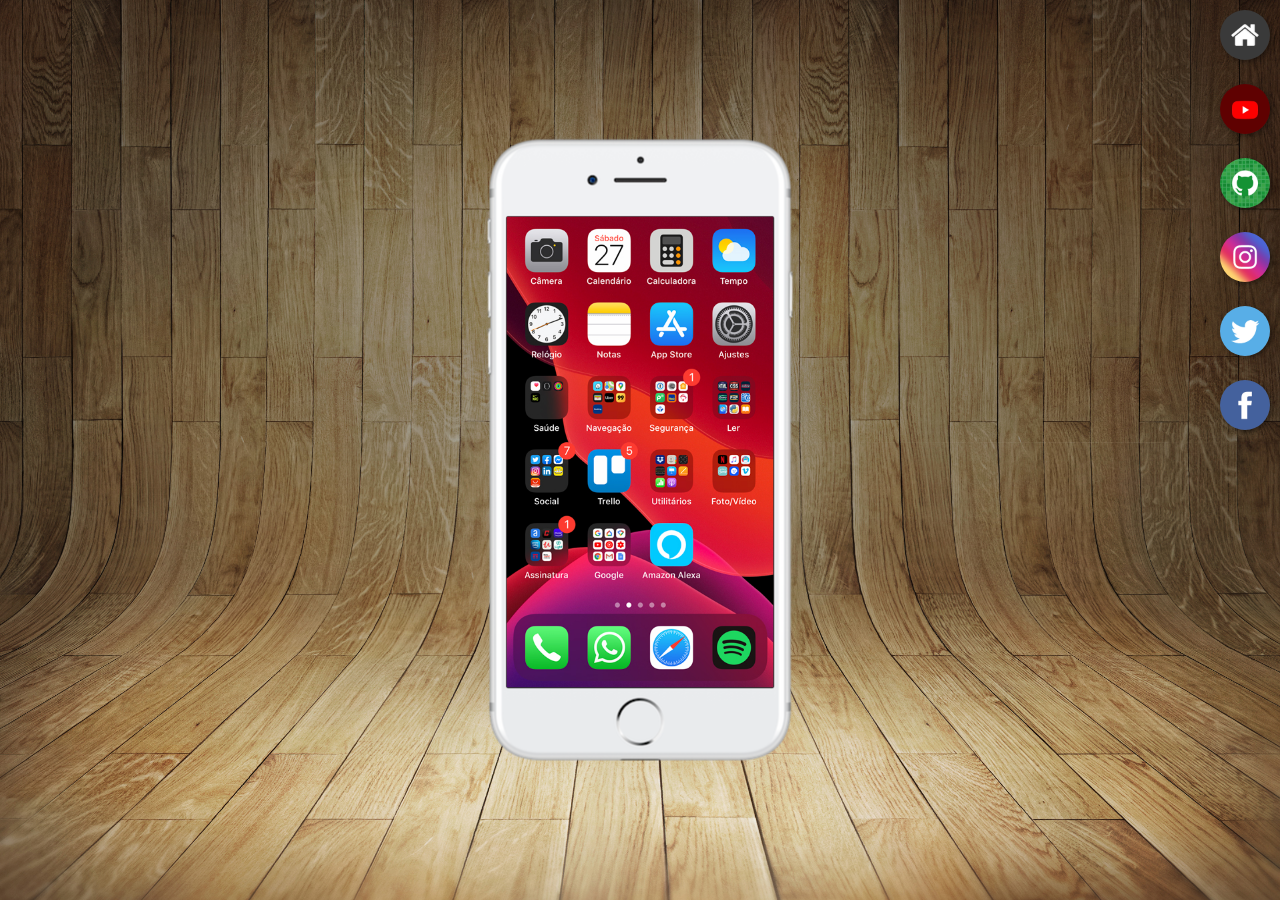
<file: index.html>
<!DOCTYPE html>
<html lang="pt-br">
<head>
    <meta charset="UTF-8">
    <meta name="viewport" content="width=device-width, initial-scale=1.0">
    <link rel="shortcut icon" href="favicon.ico" type="image/x-icon">
    <link rel="stylesheet" href="estilos/style.css">
    <title>Projeto Redes Sociais</title>
</head>
<body>
    <main>
        <section id="telefone" >
            <iframe src="home.html" name="tela" id="tela" frameborder="0">
                Seu navegador não é compatível com isso.
            </iframe>
        </section>

        <section id="redes-sociais">
            <a href="home.html" target="tela"><img src="imagens/logo-home.jpg" alt="Home"></a><br>
            <a href="youtube.html" target="tela"><img src="imagens/logo-youtube.jpg" alt="YouTube"></a><br>
            <a href="github.html" target="tela"><img src="imagens/logo-github.jpg" alt="GitHub"></a><br>
            <a href="instagram.html" target="tela"><img src="imagens/logo-instagram.jpg" alt="Instagram"></a><br>
            <a href="twitter.html" target="tela"><img src="imagens/logo-twitter.jpg" alt="Twitter"></a><br>
            <a href="facebook.html" target="tela"><img src="imagens/logo-facebook.jpg" alt="Facebook"></a>
        </section>
    </main>
</body>
</html>
</file>
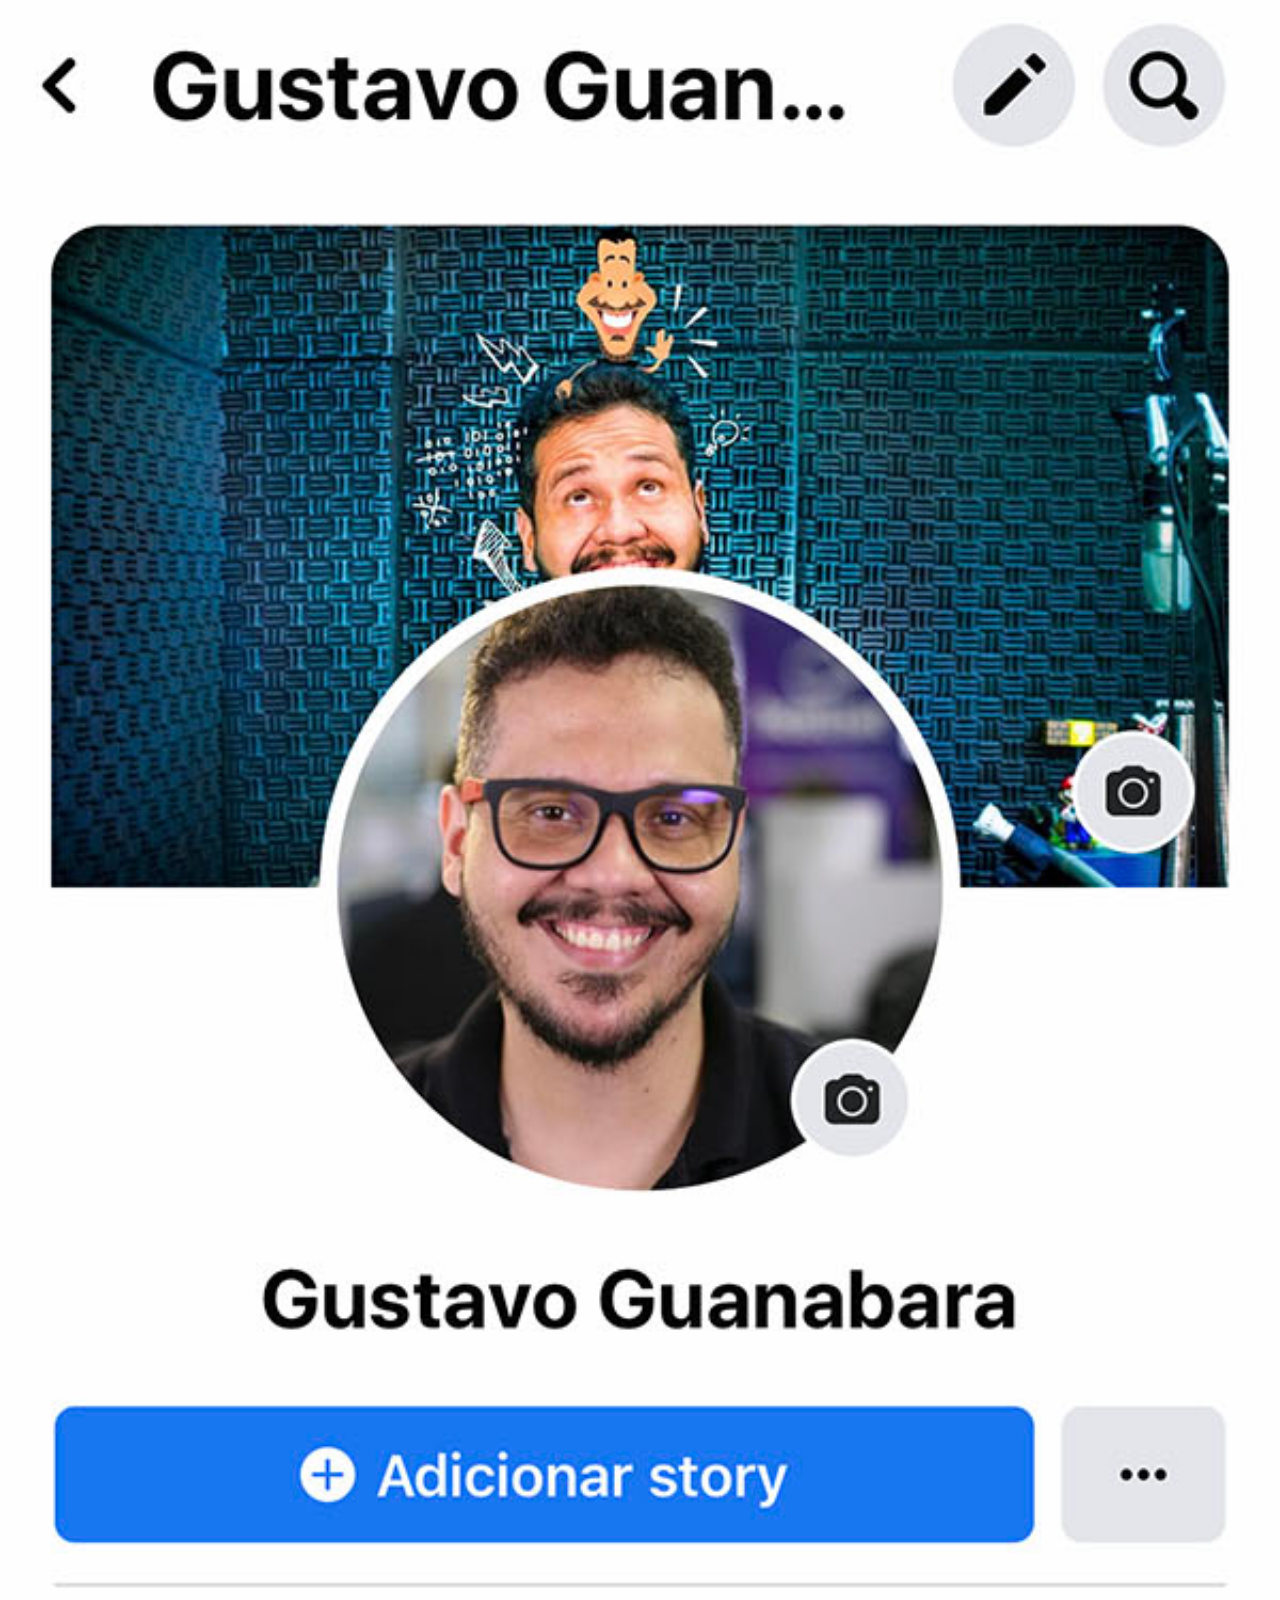
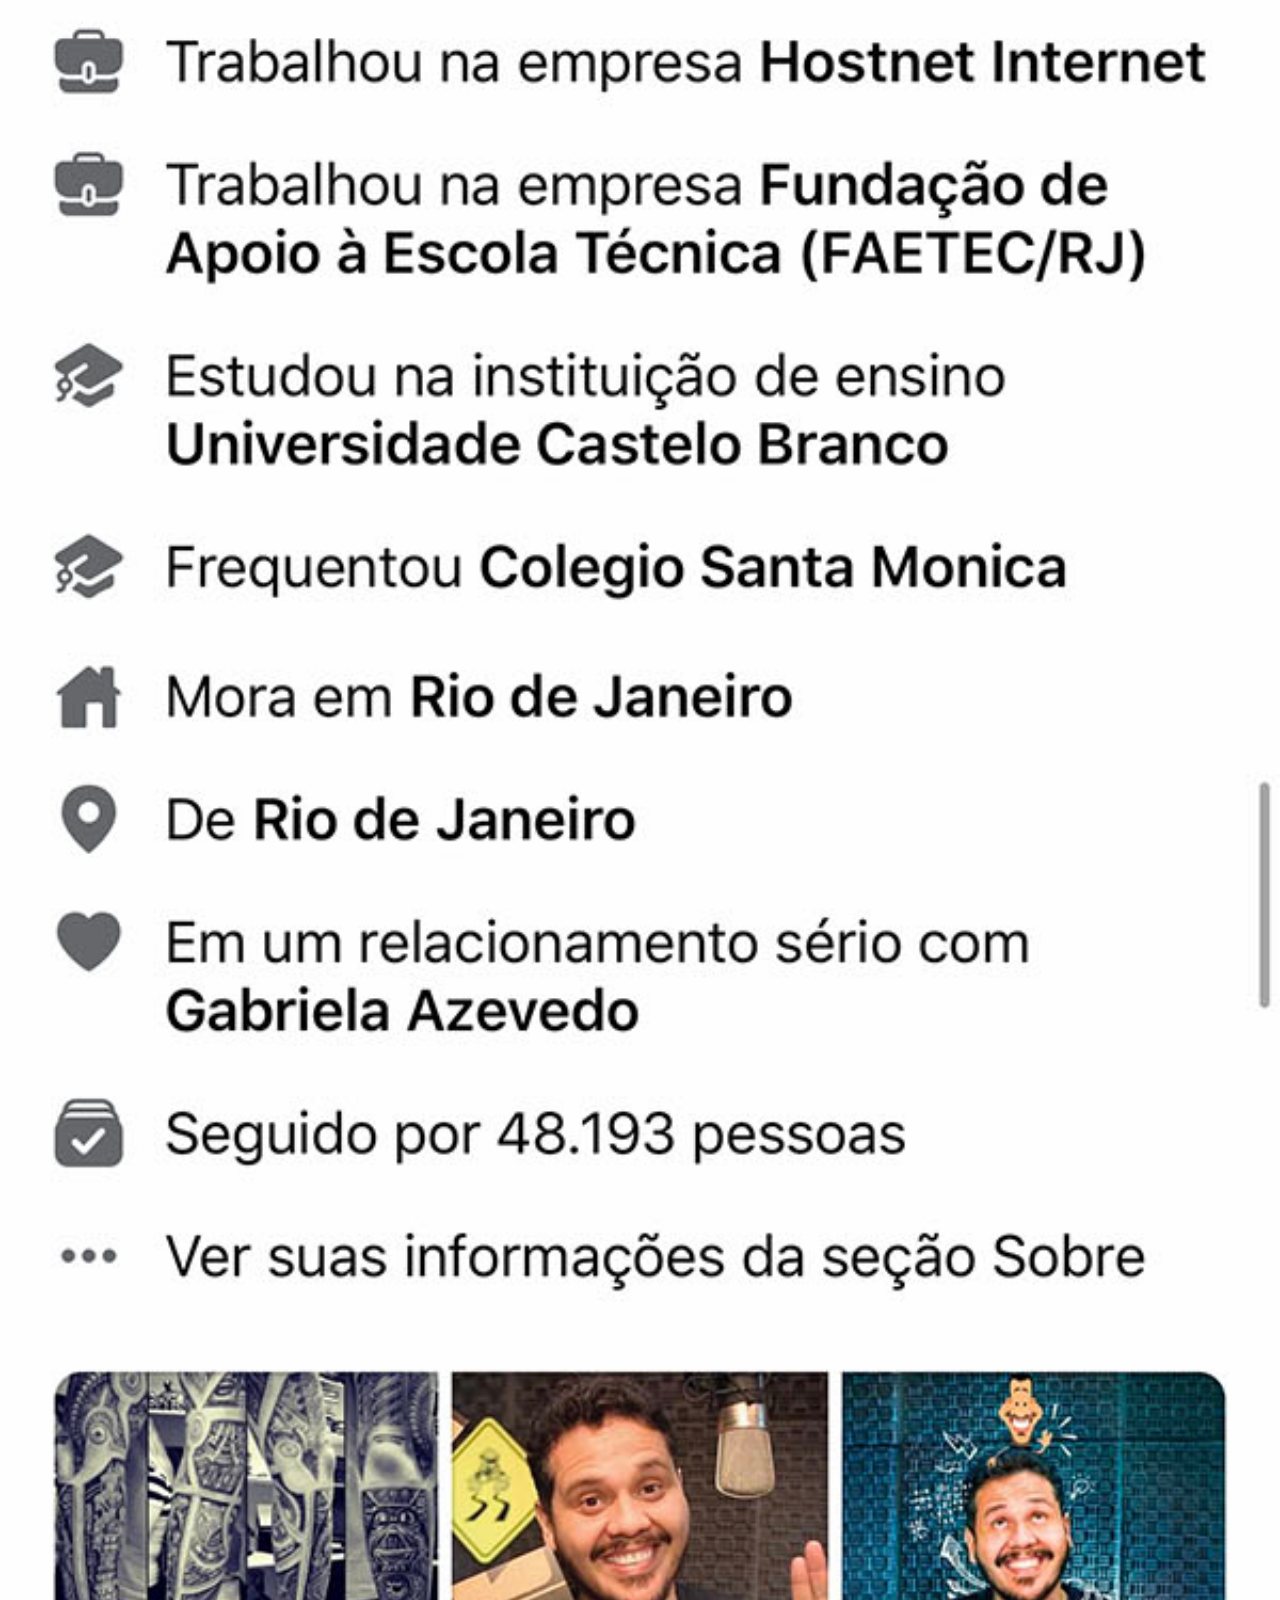
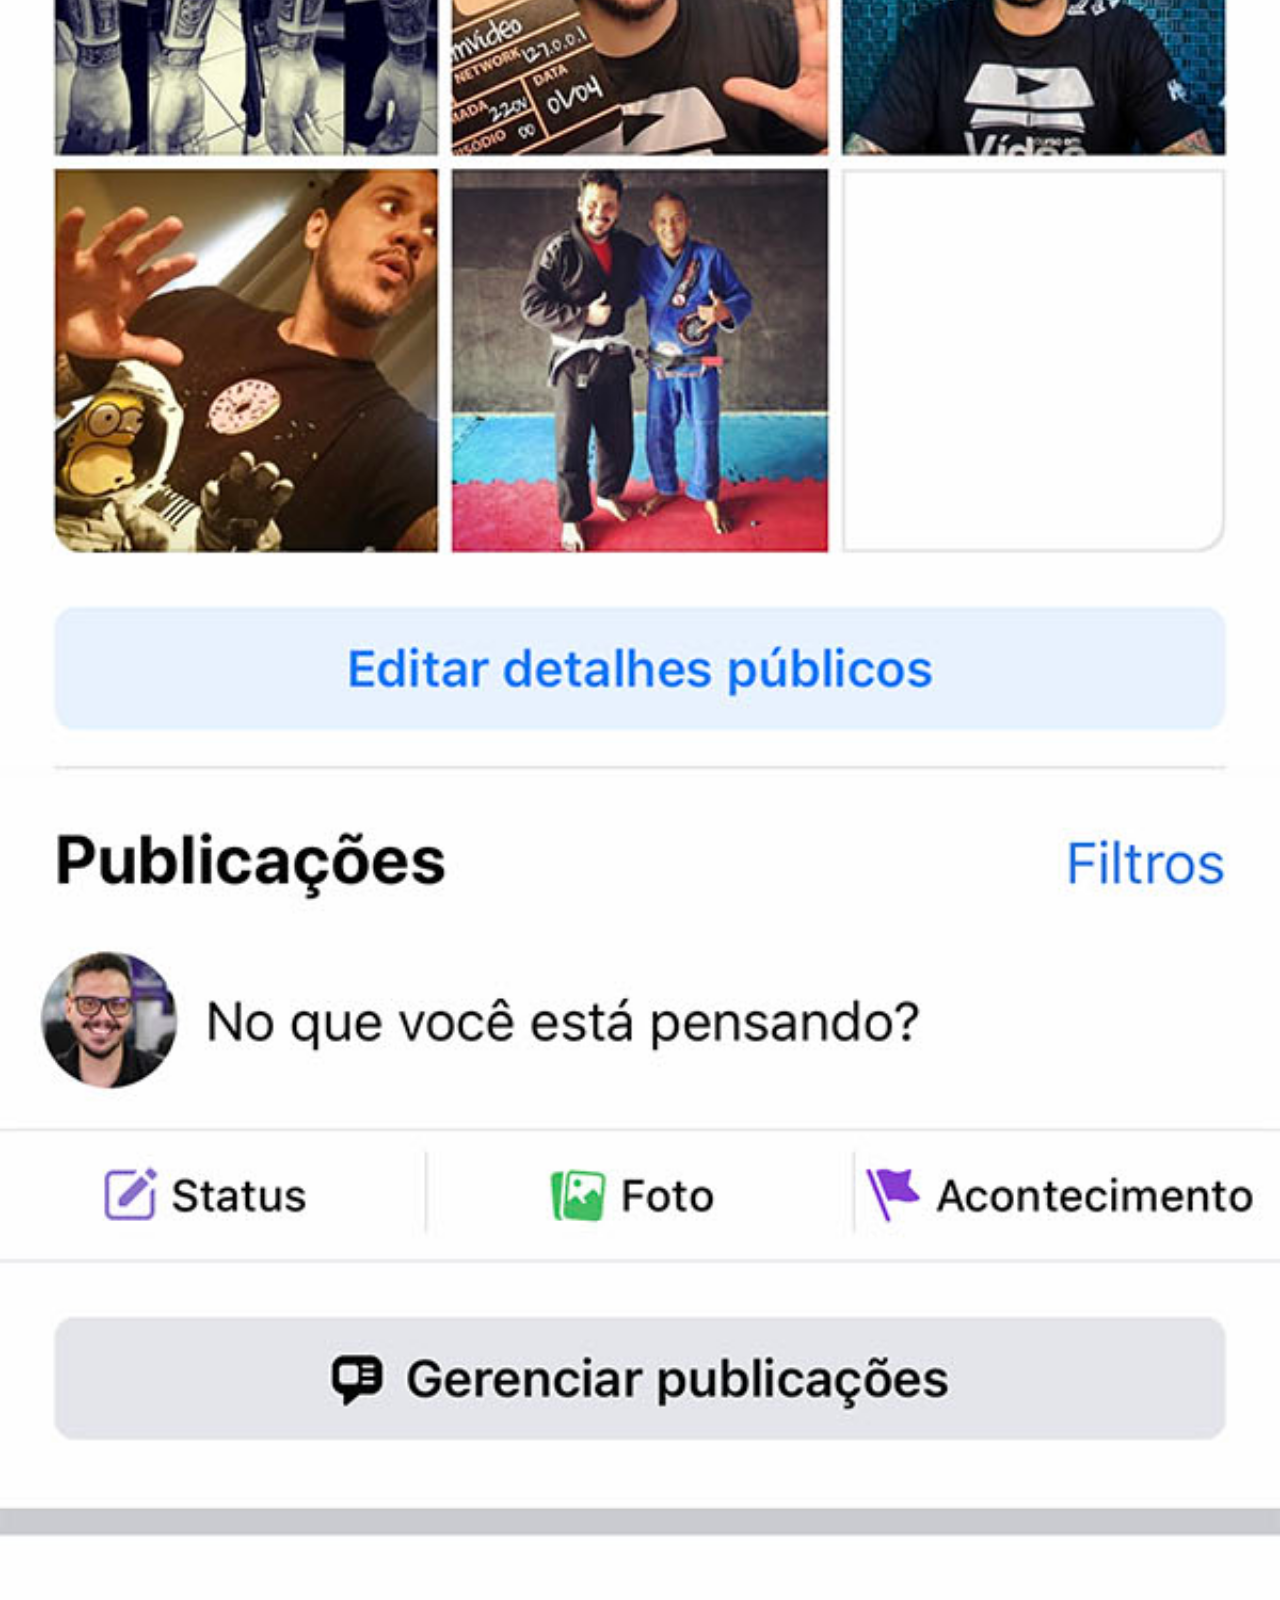
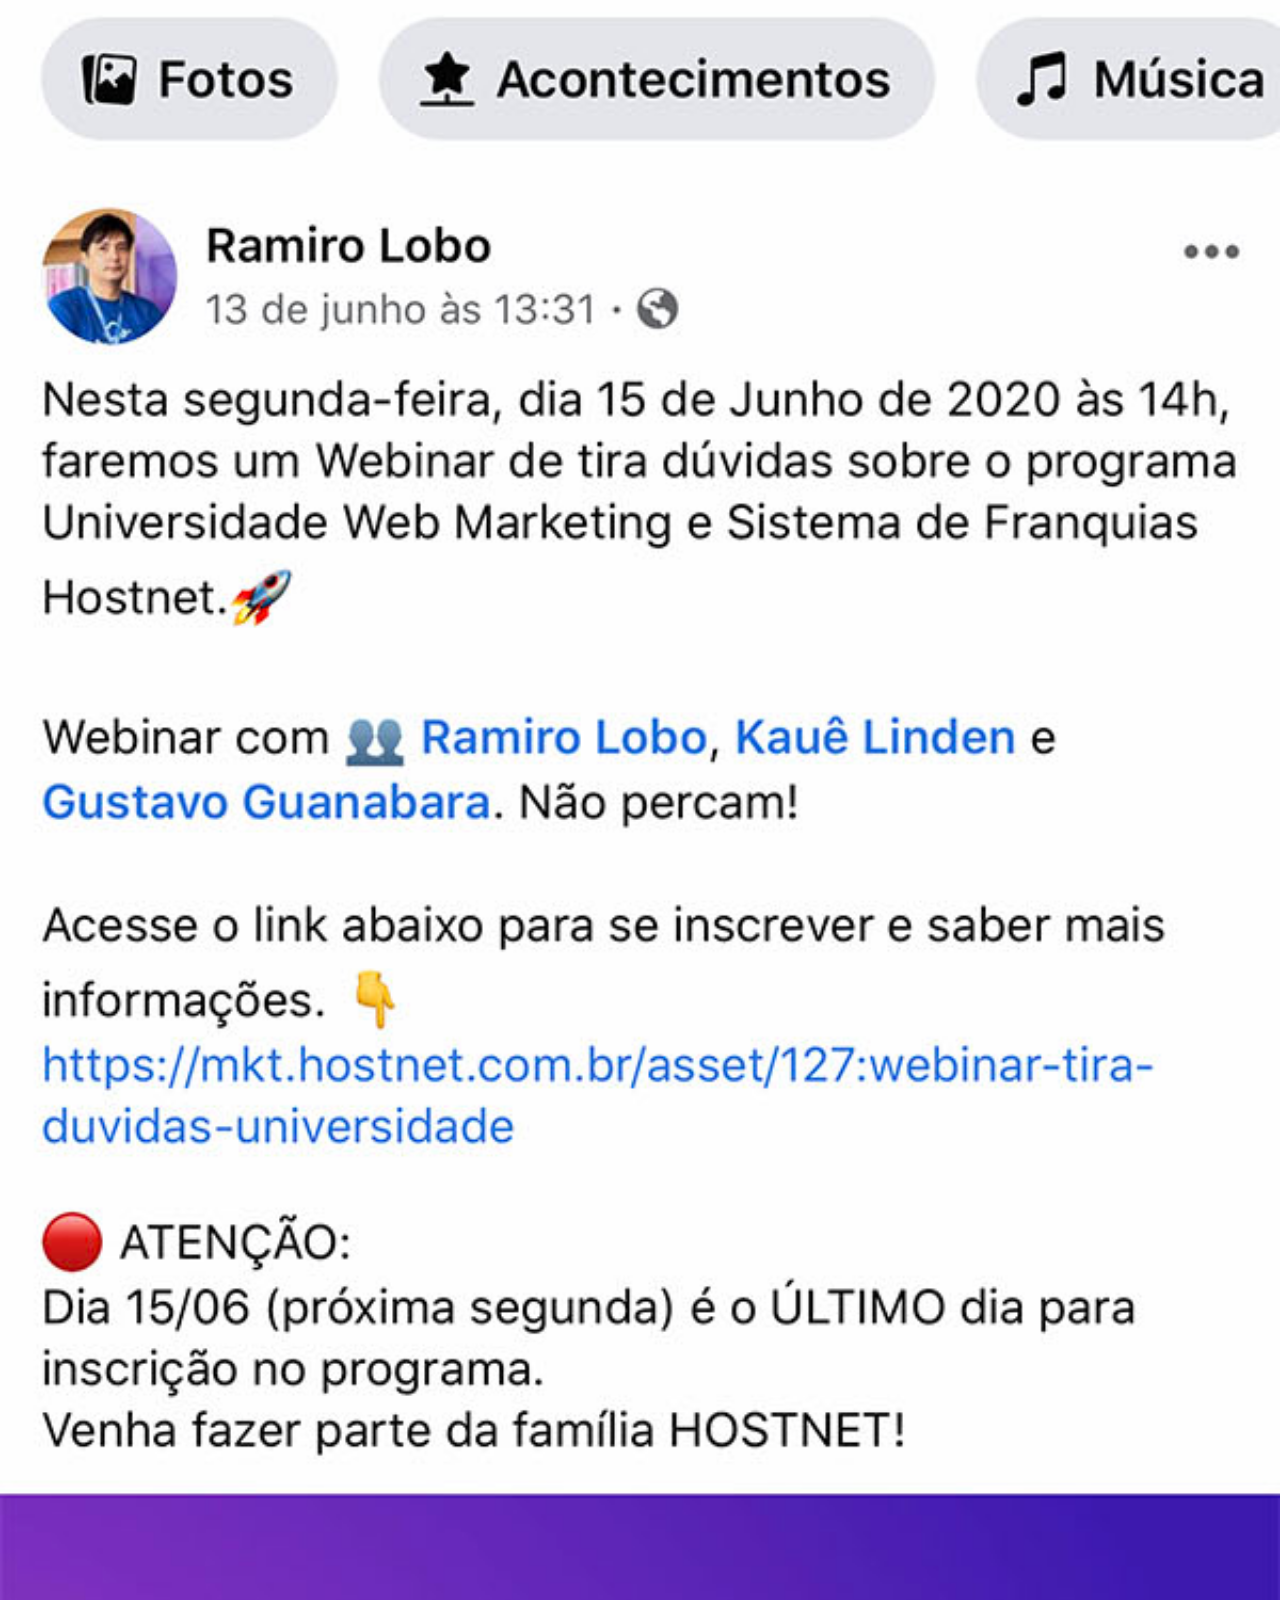
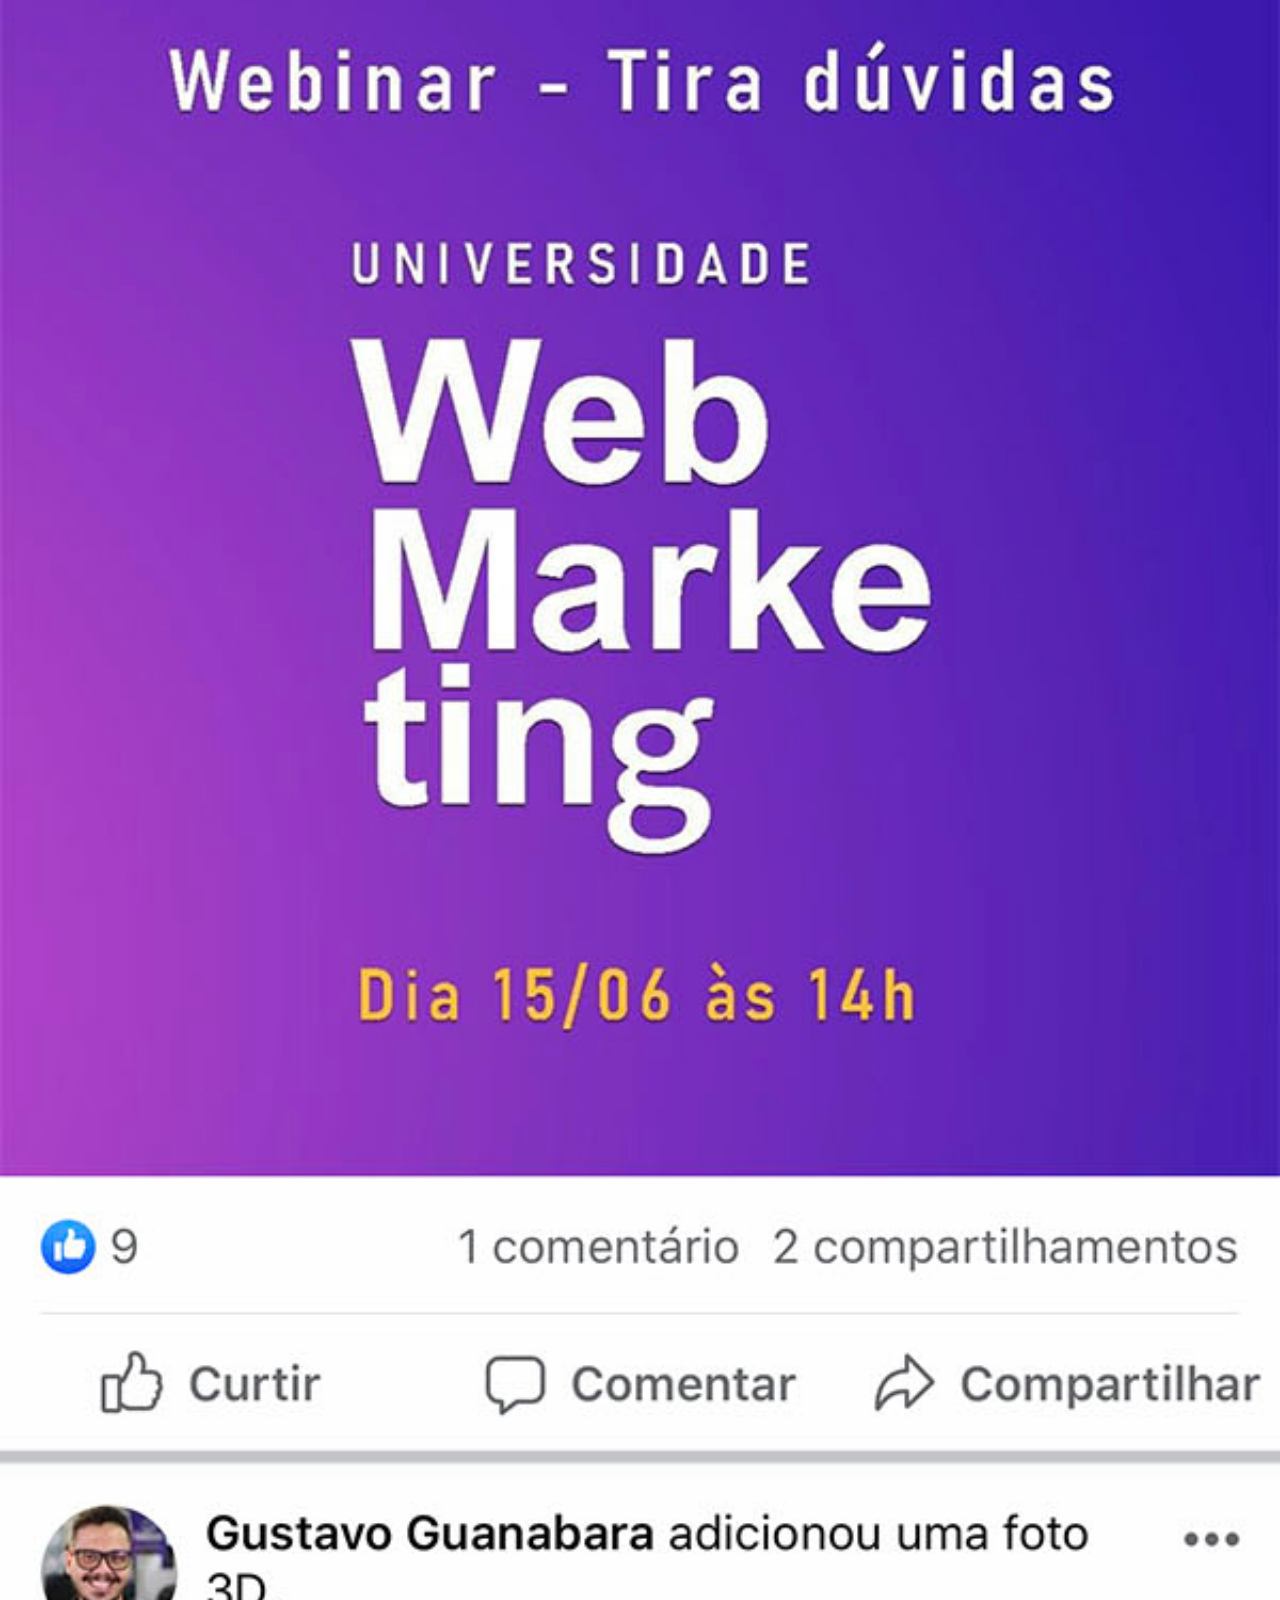
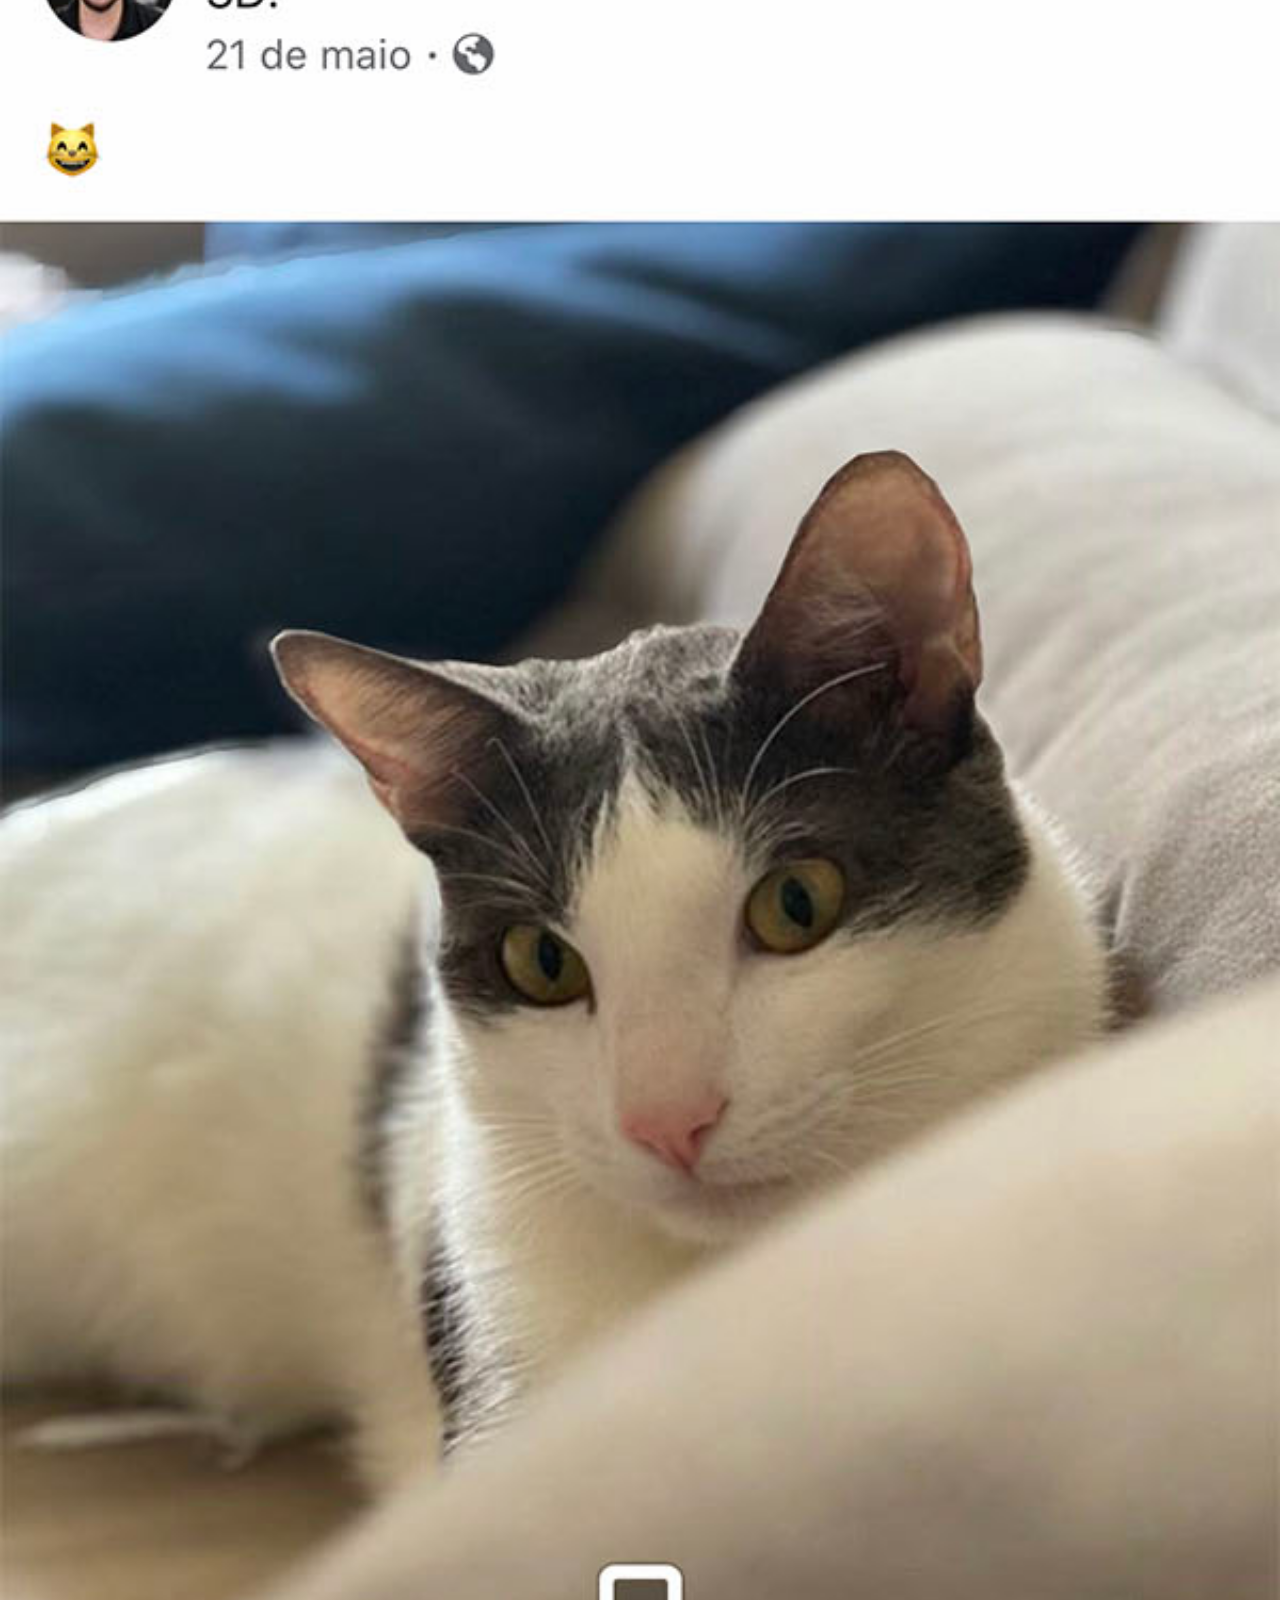
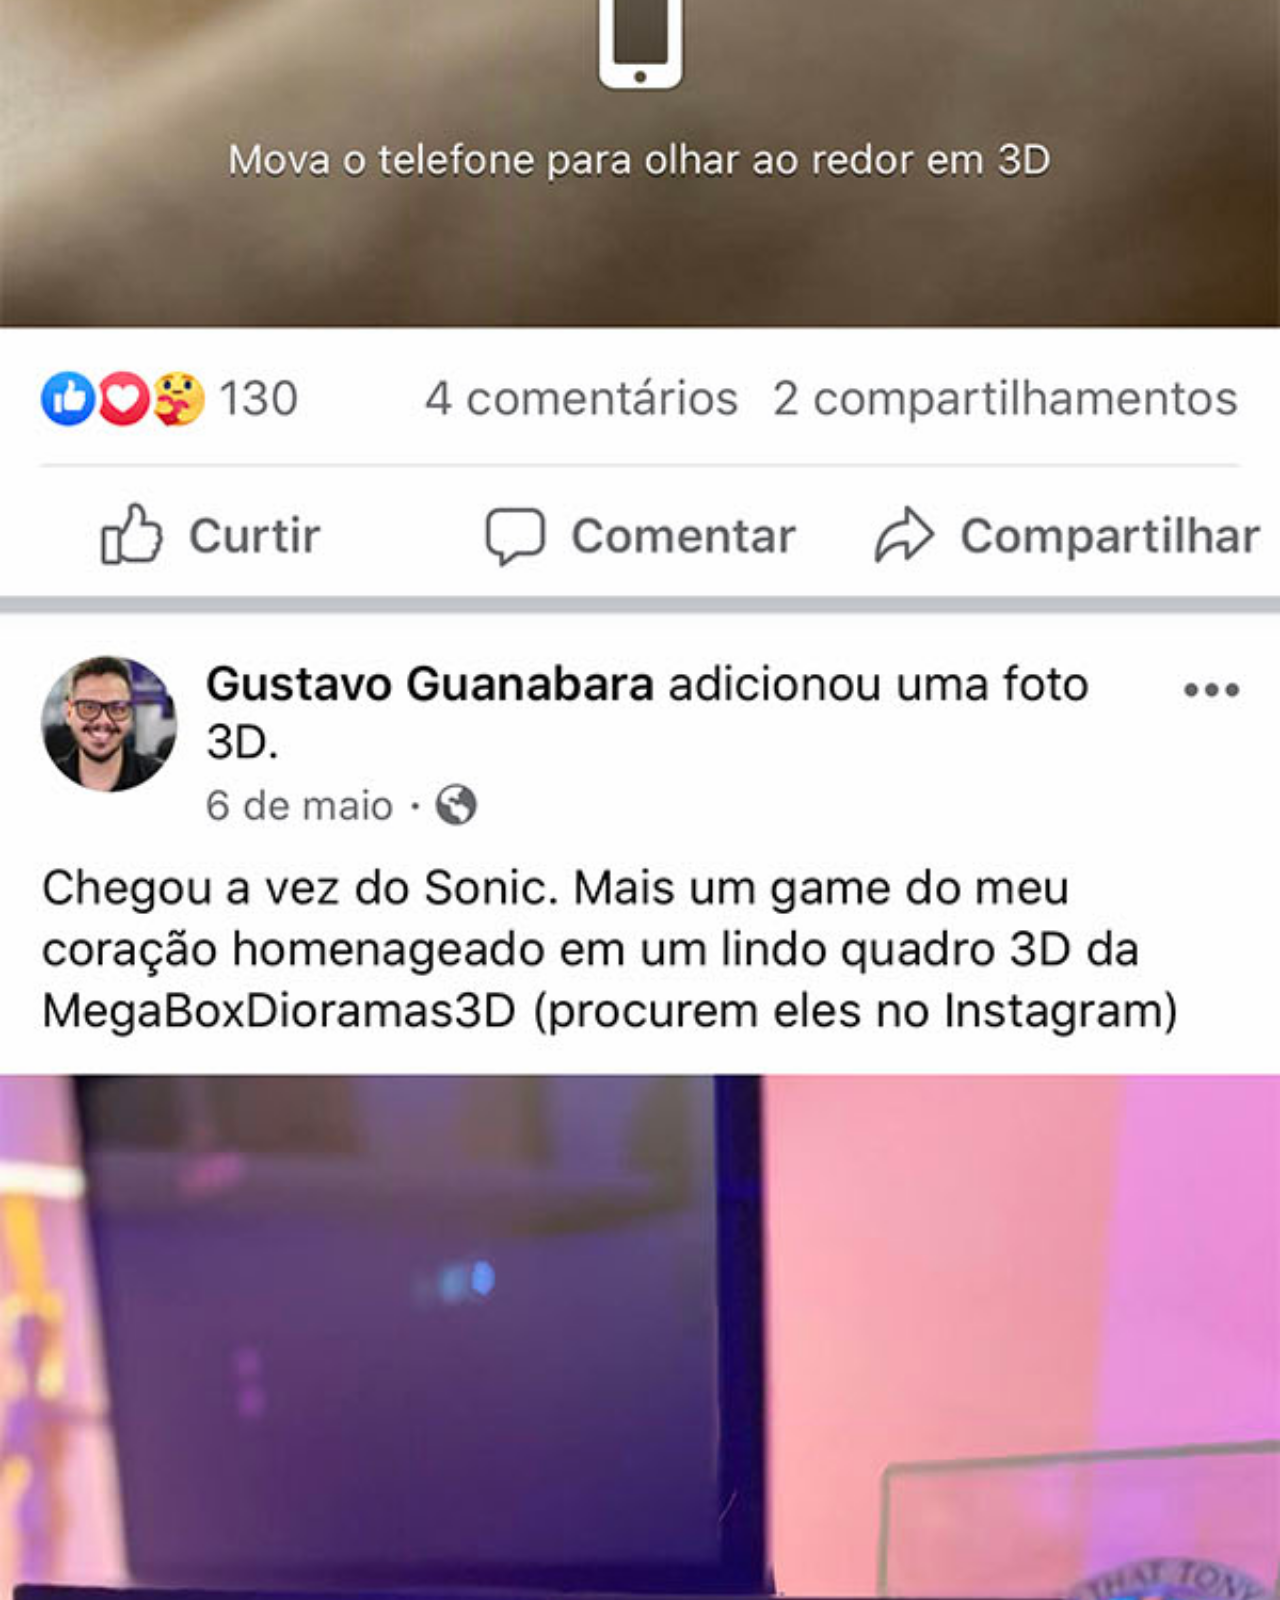
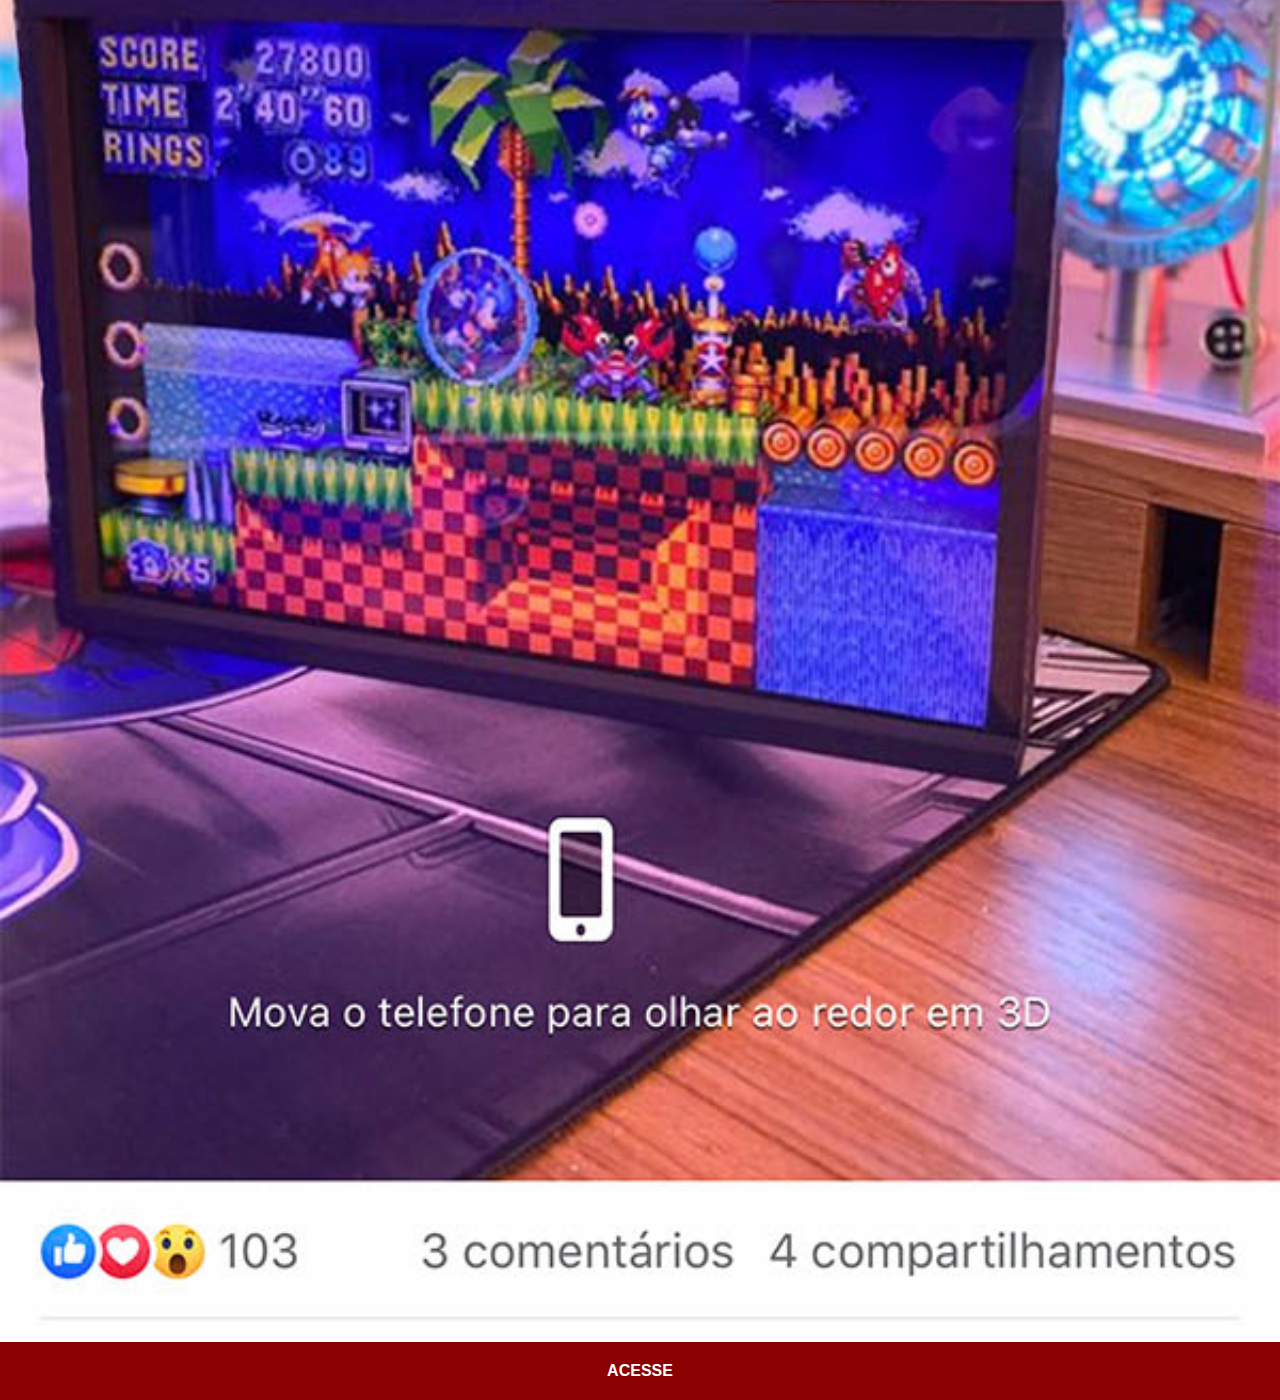
<file: facebook.html>
<!DOCTYPE html>
<html lang="pt-br">
<head>
    <meta charset="UTF-8">
    <meta name="viewport" content="width=device-width, initial-scale=1.0">
    <title>Facebook</title>
    <link rel="stylesheet" href="estilos/social.css">
</head>
<body>
    <img src="imagens/tela-facebook.jpg" alt="Facebook">
    <a href="https://www.facebook.com/gustavoguanabara/?locale=pt_BR" target="_blank">ACESSE</a>
</body>
</html>
</file>
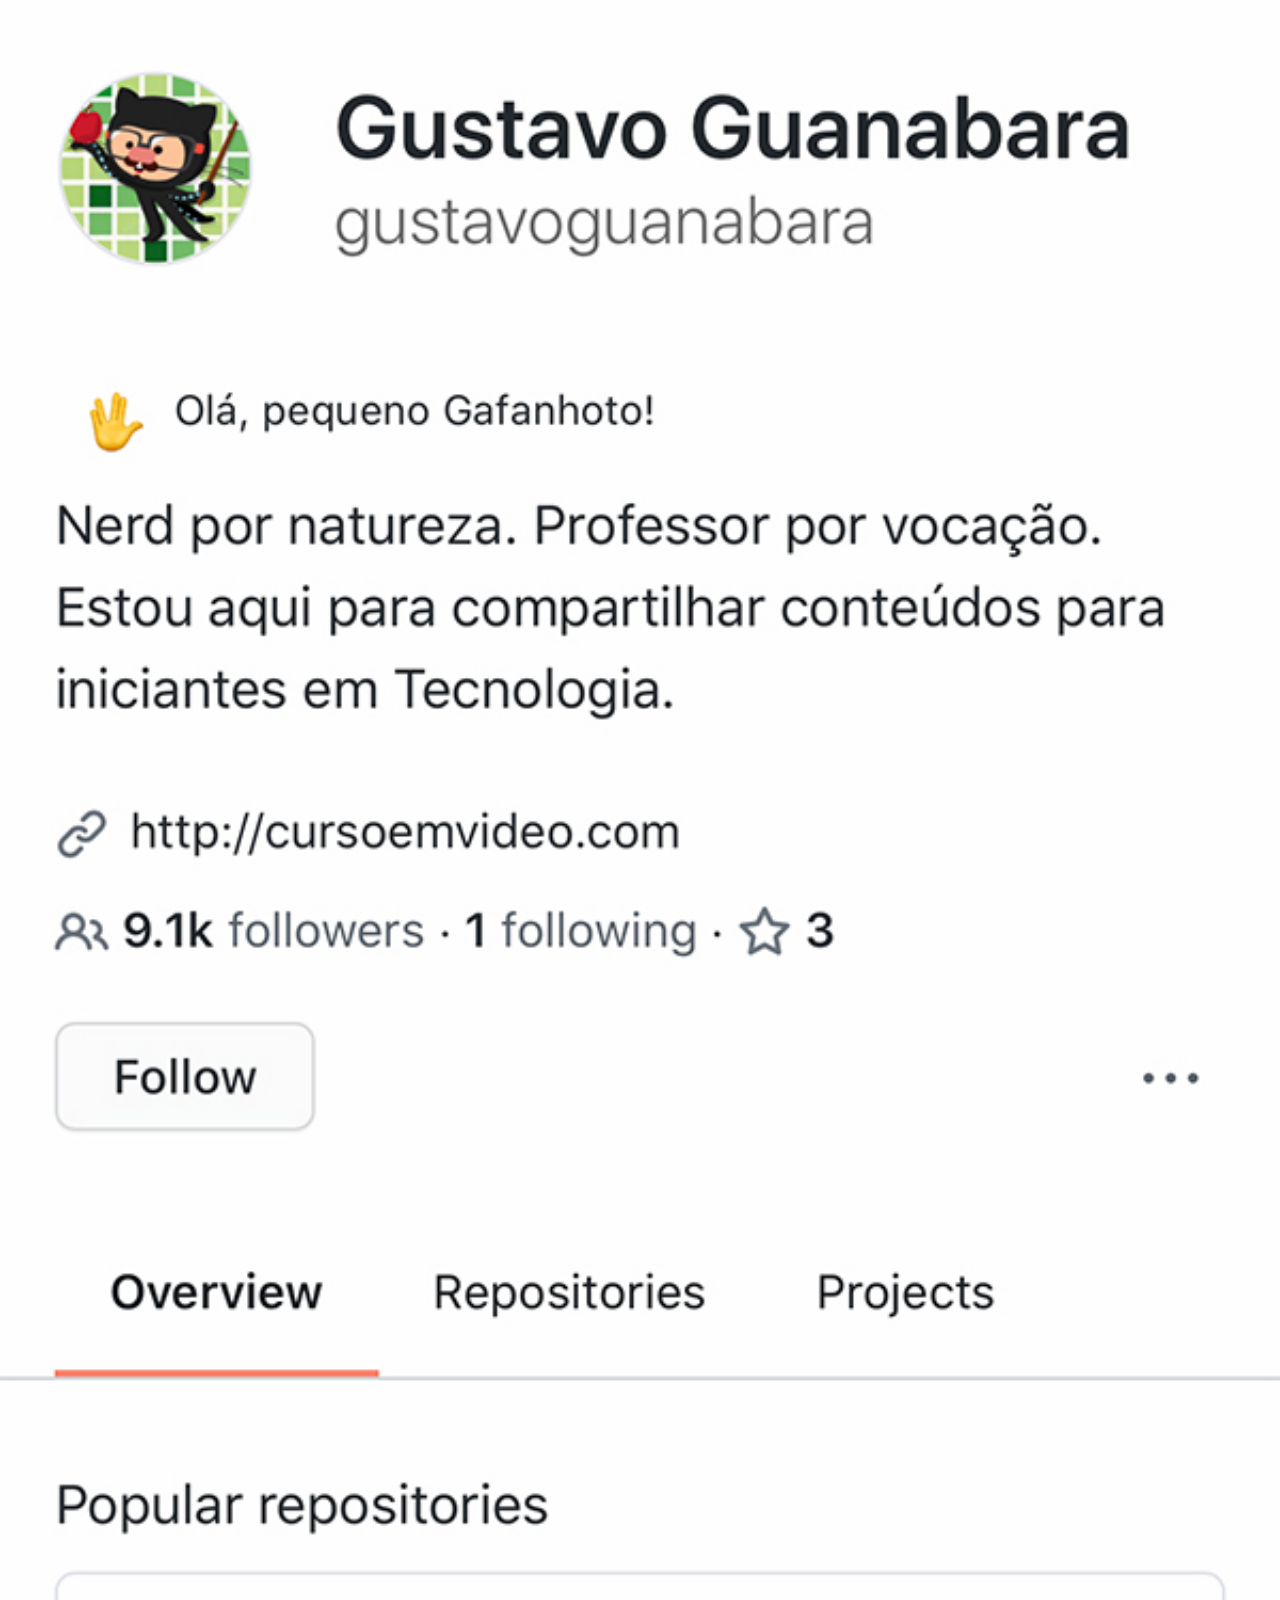
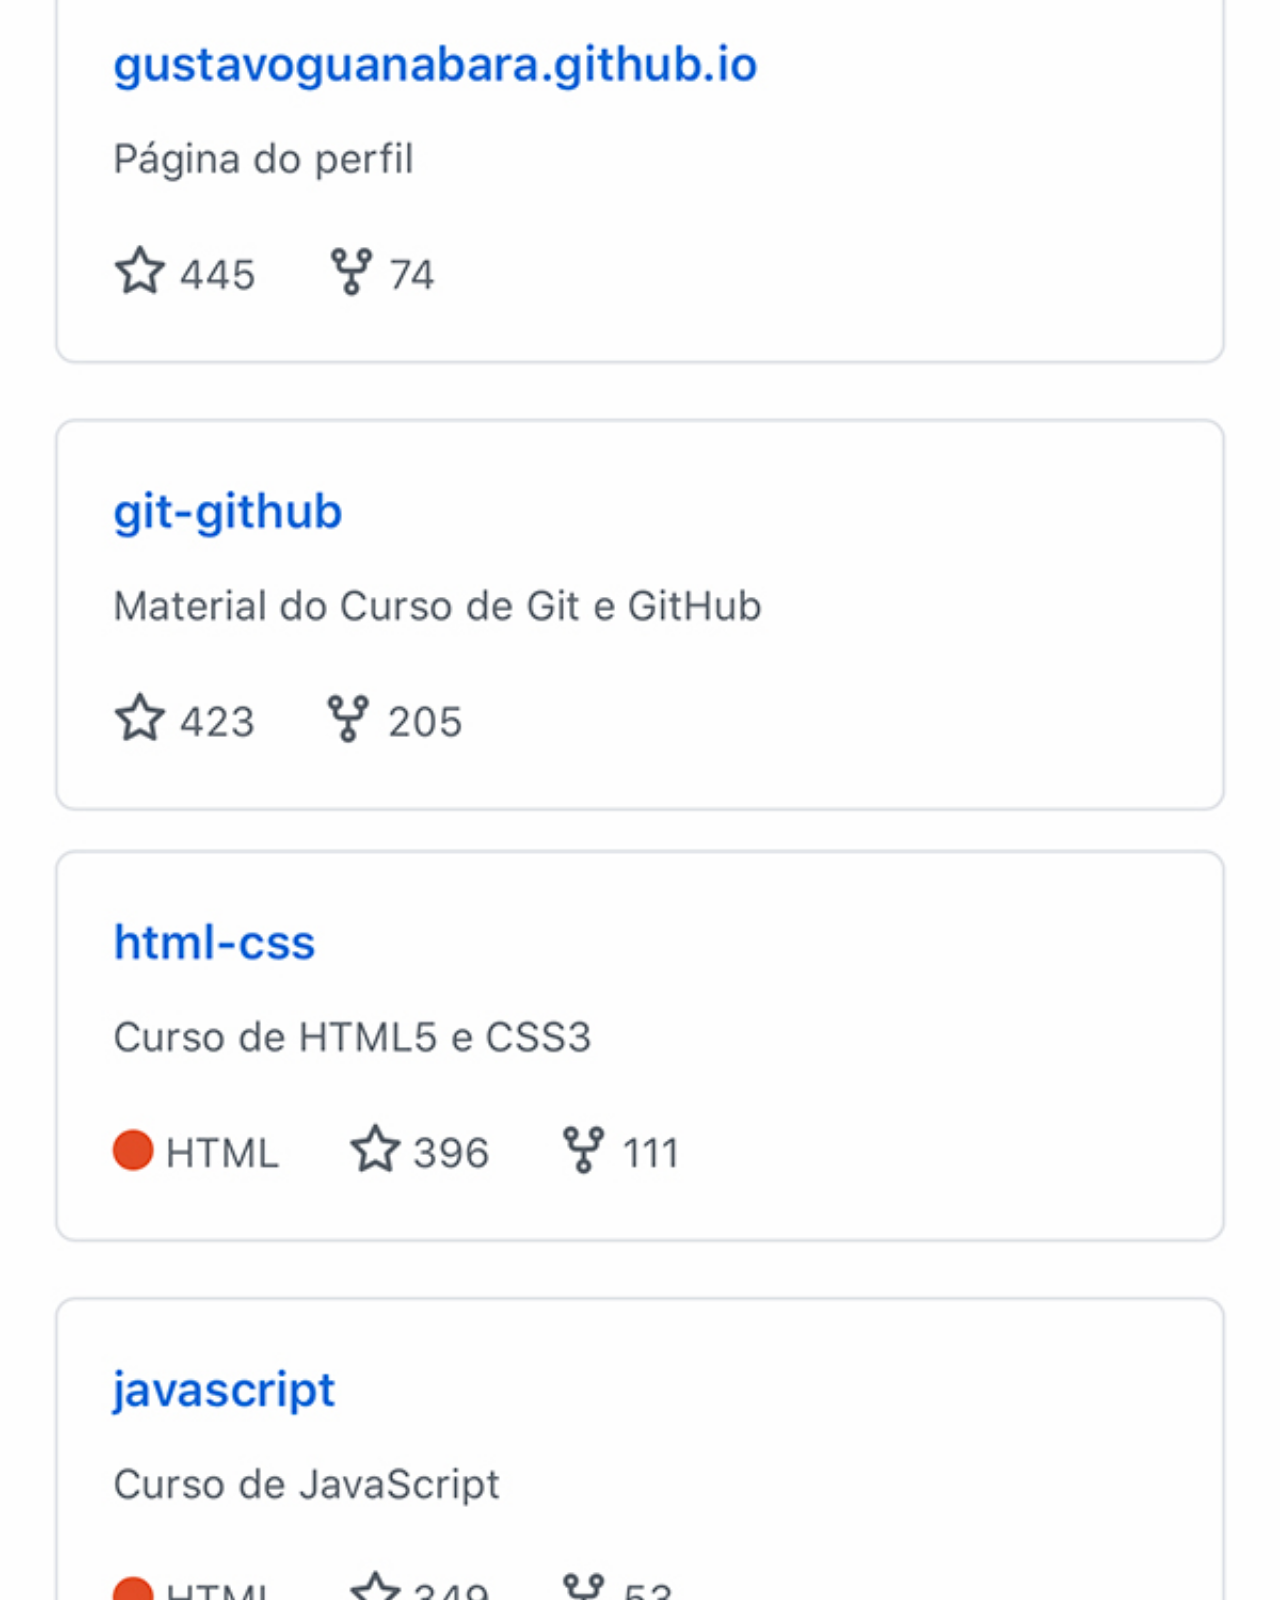
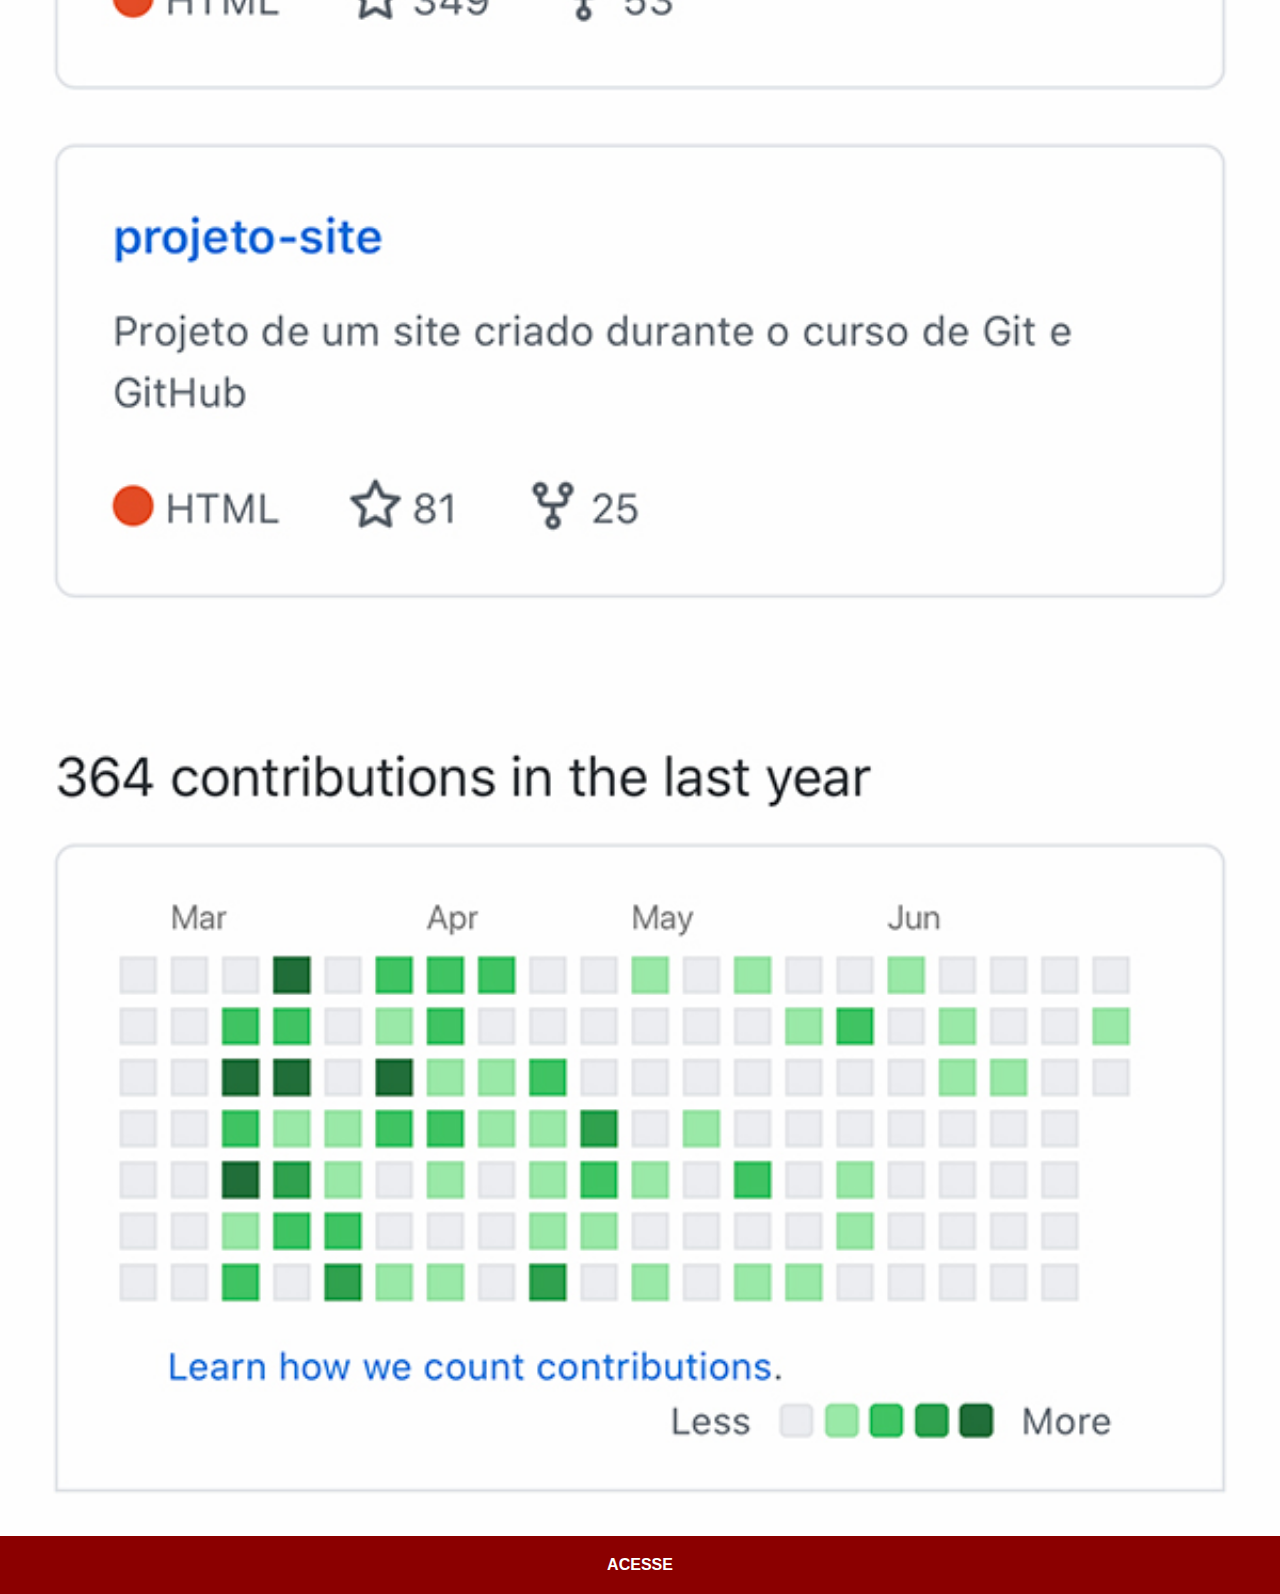
<file: github.html>
<!DOCTYPE html>
<html lang="pt-br">
<head>
    <meta charset="UTF-8">
    <meta name="viewport" content="width=device-width, initial-scale=1.0">
    <title>GitHub</title>
    <link rel="stylesheet" href="estilos/social.css">
</head>
<body>
    <img src="imagens/tela-github.jpg" alt="GitHub">
    <a href="https://github.com/gustavoguanabara" target="_blank">ACESSE</a>
</body>
</html>
</file>
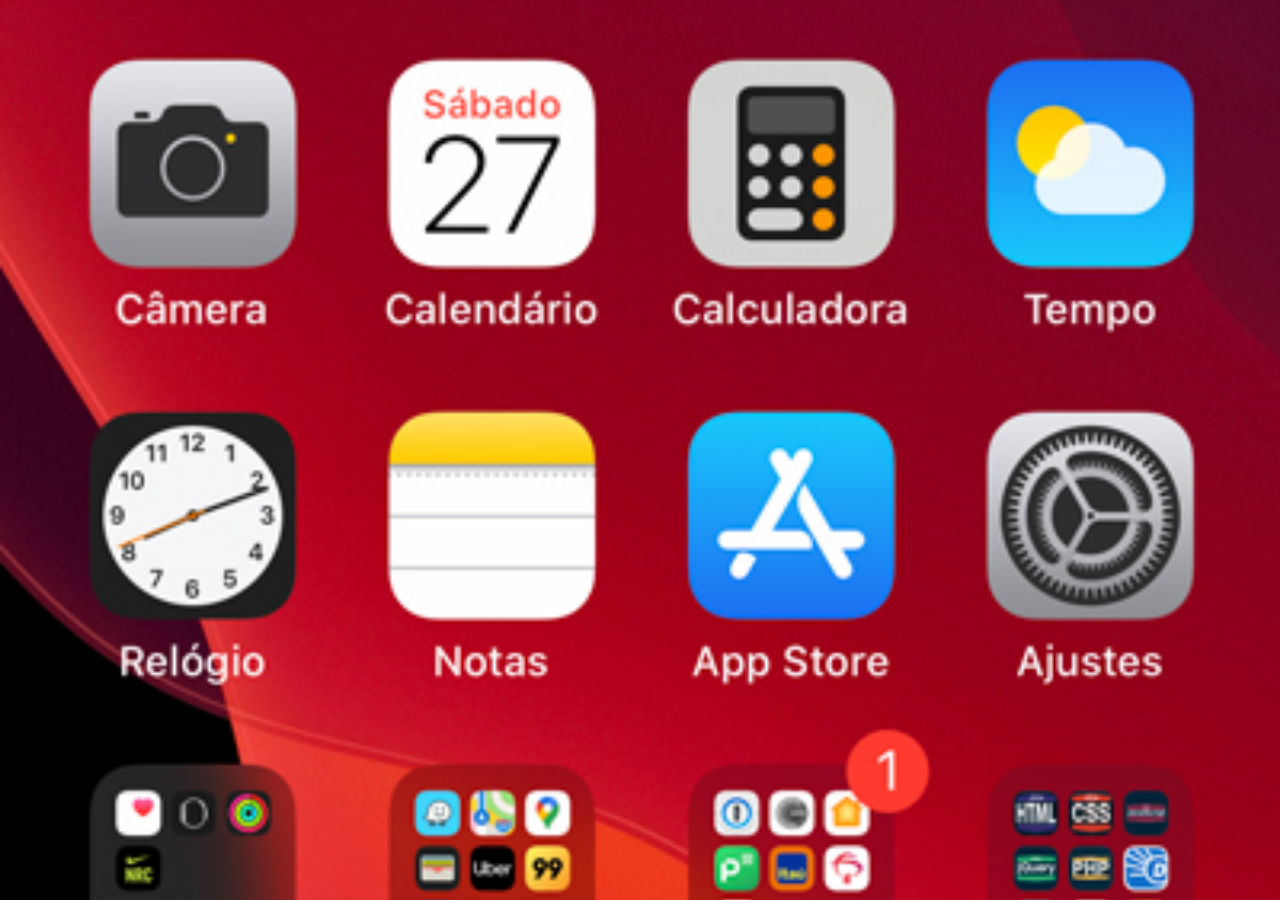
<file: home.html>
<!DOCTYPE html>
<html lang="pt-br">
<head>
    <meta charset="UTF-8">
    <meta name="viewport" content="width=device-width, initial-scale=1.0">
    <title>Home</title>
    <style>
        * {
            margin: 0px;
            padding: 0px;
        }

        body {
            width: 100vw;
            height: 100vh;
            background: black url('imagens/tela-home.jpg') no-repeat top center;
            background-size: cover;
        }
    </style>
</head>
<body>
    
</body>
</html>
</file>
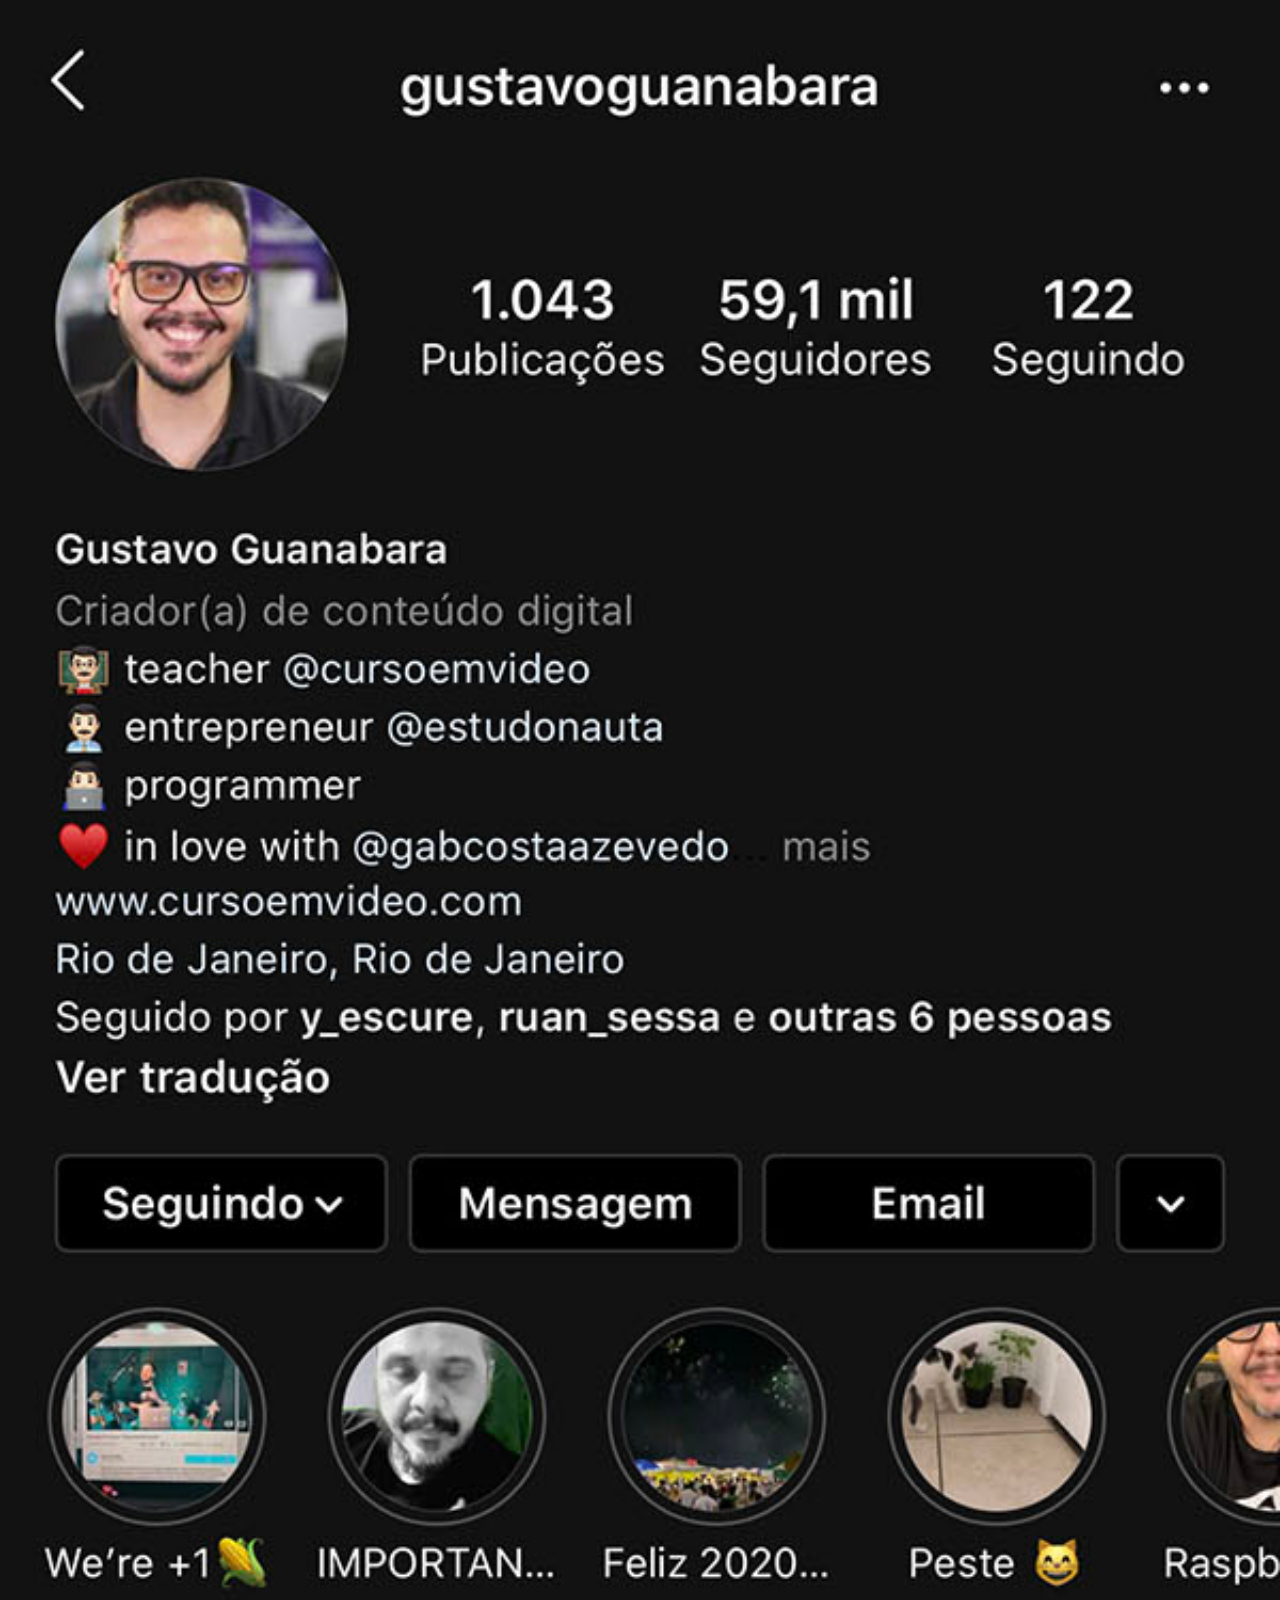
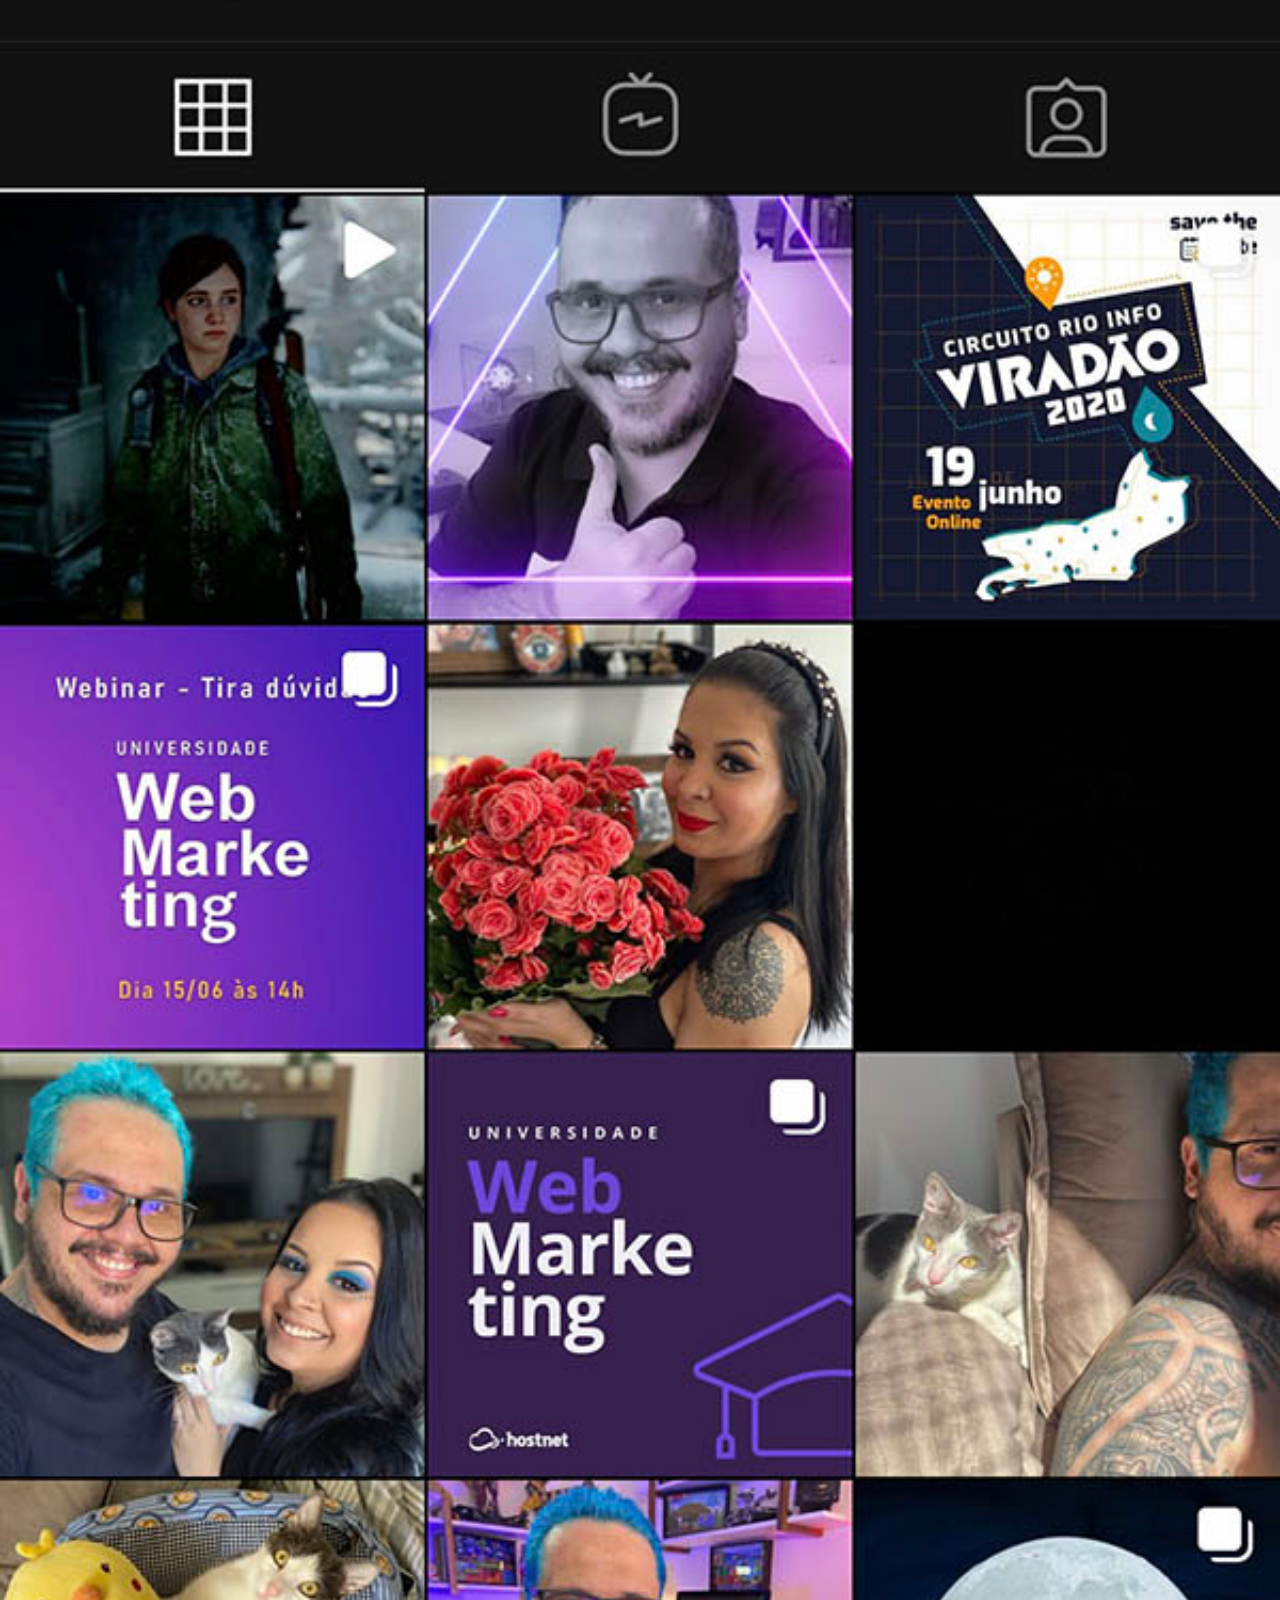
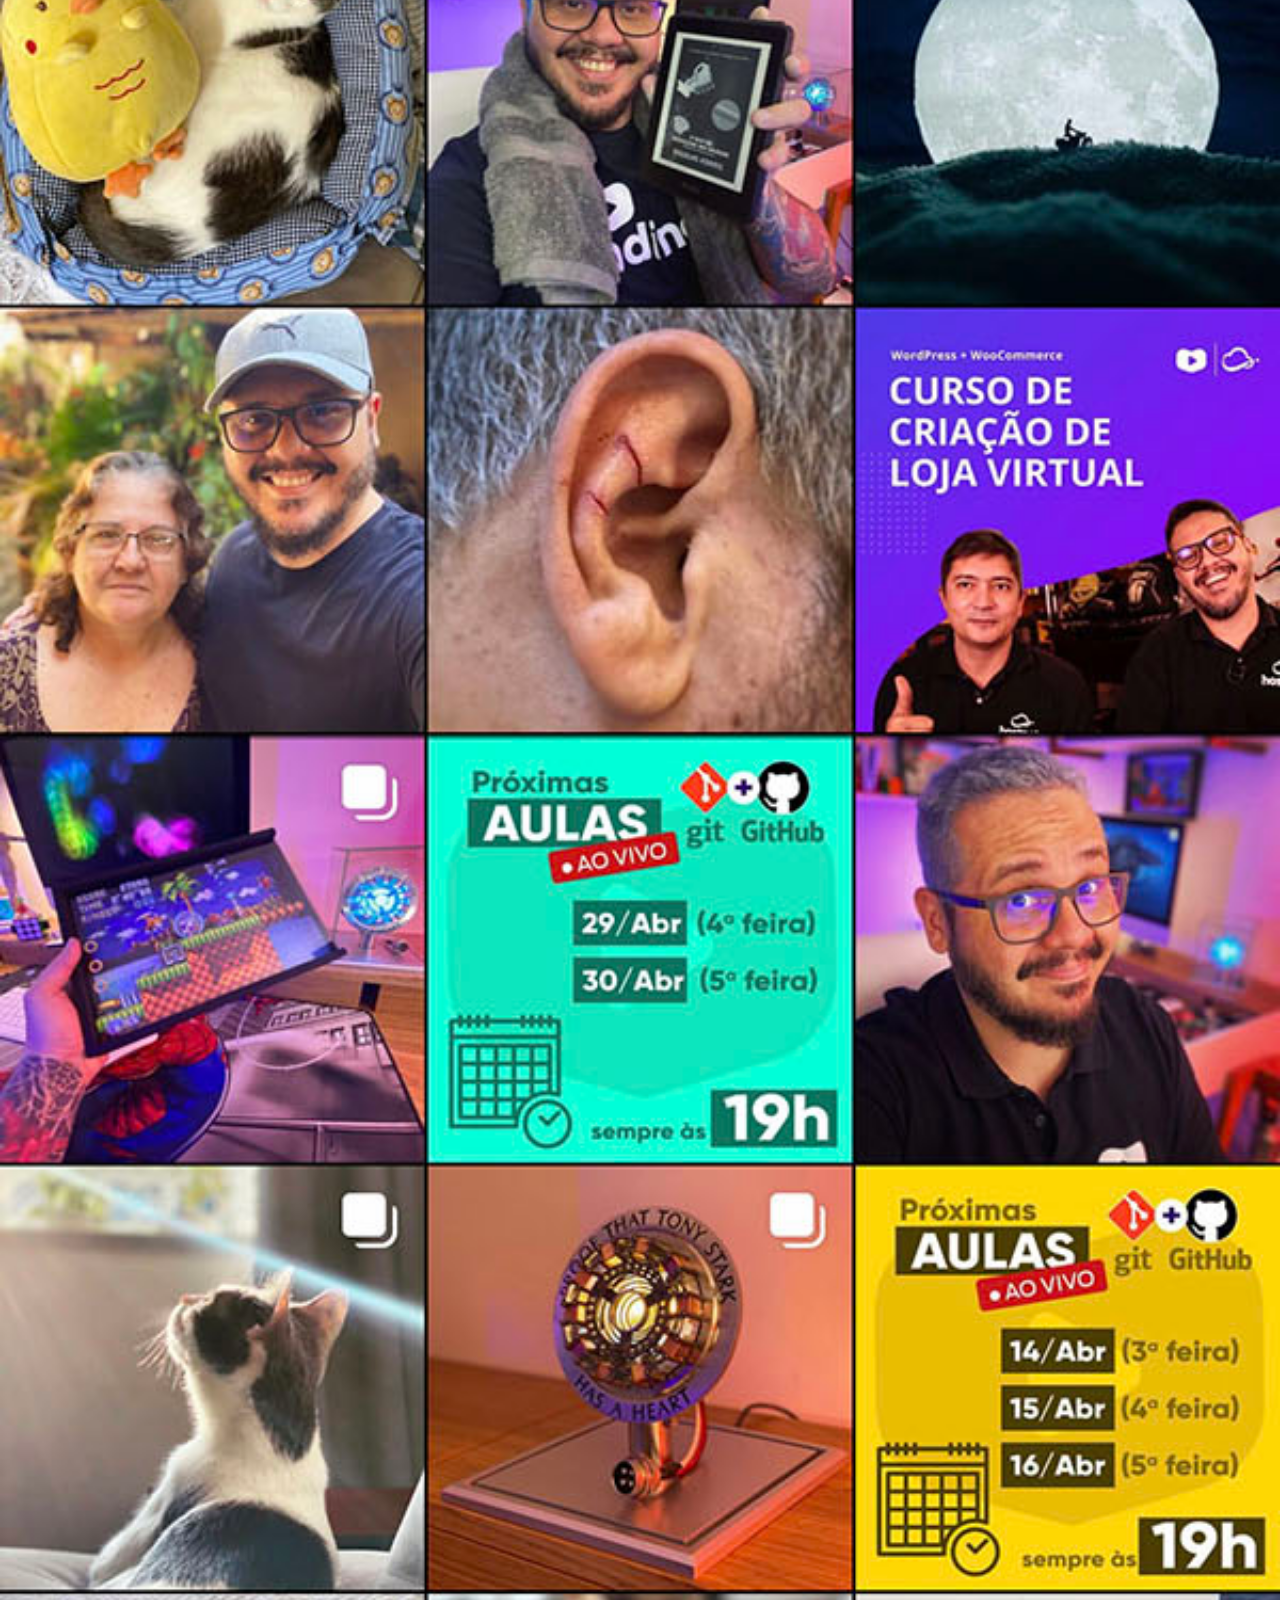
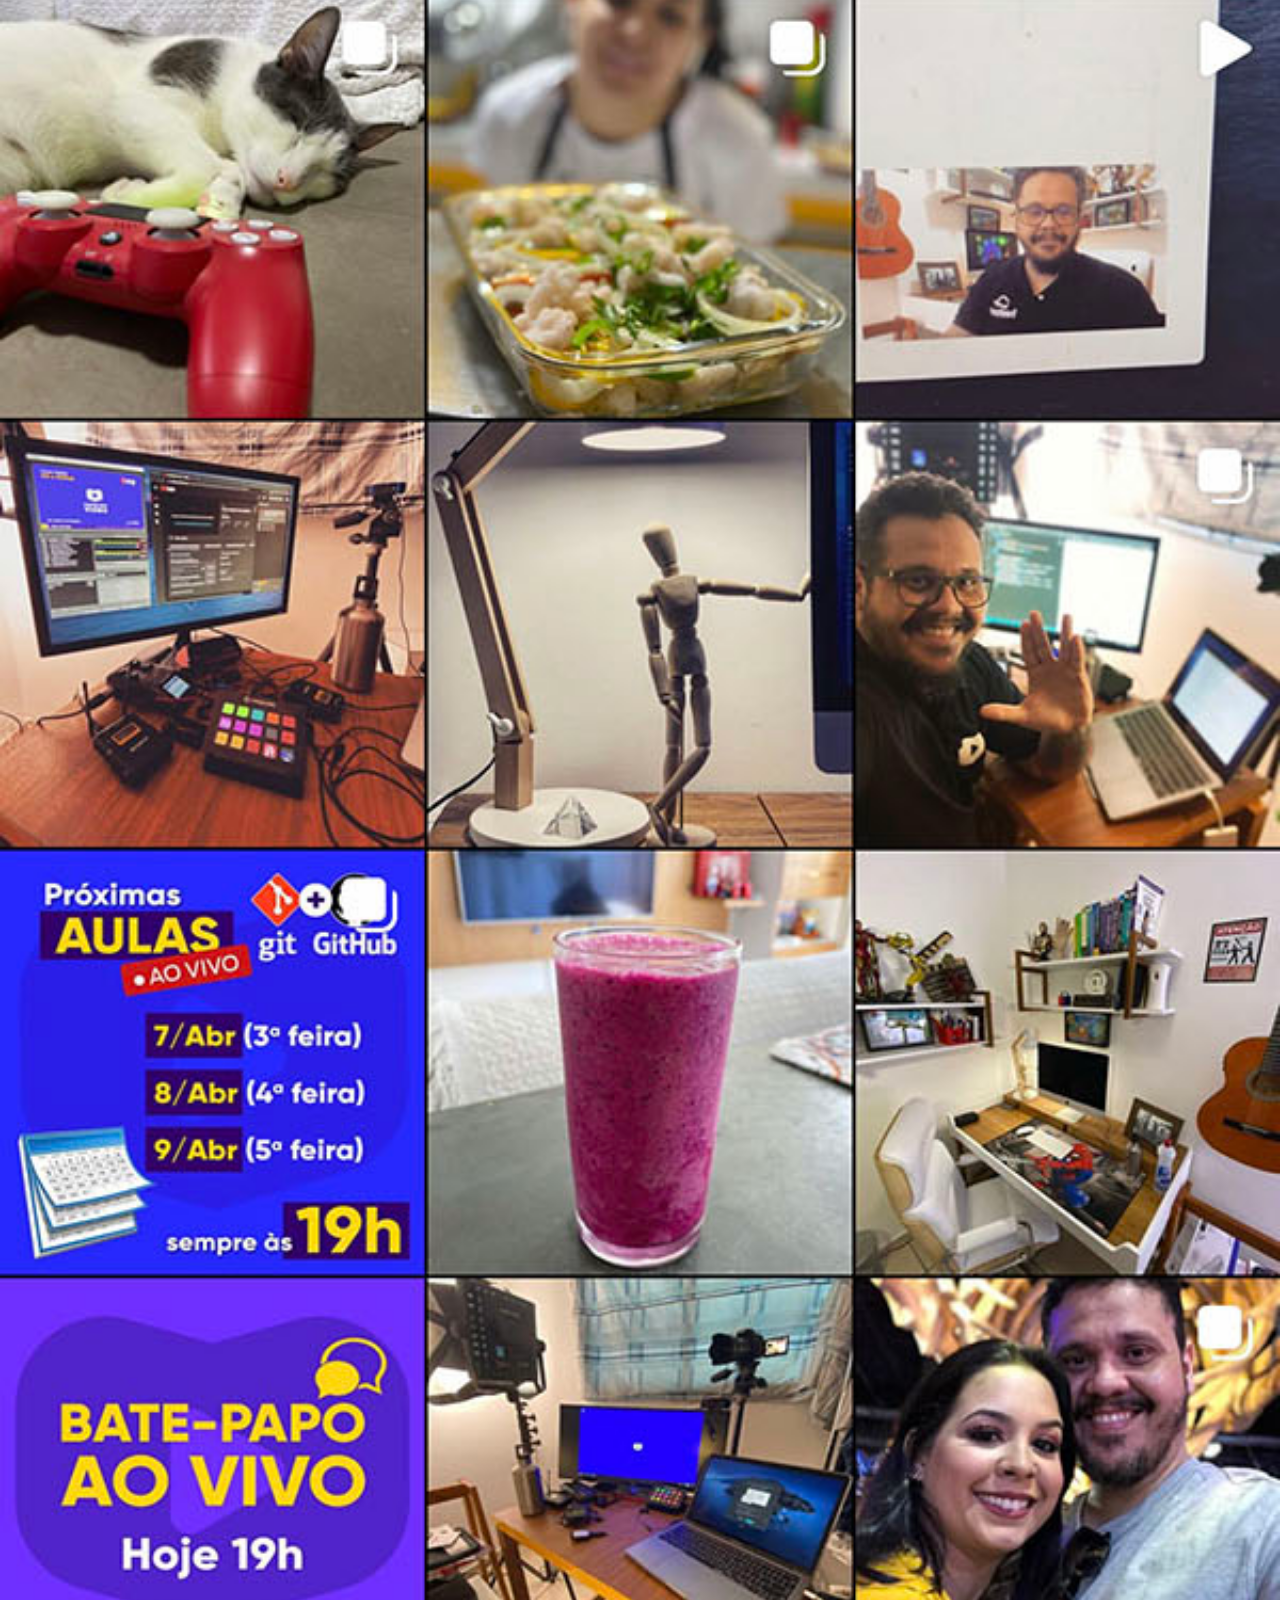
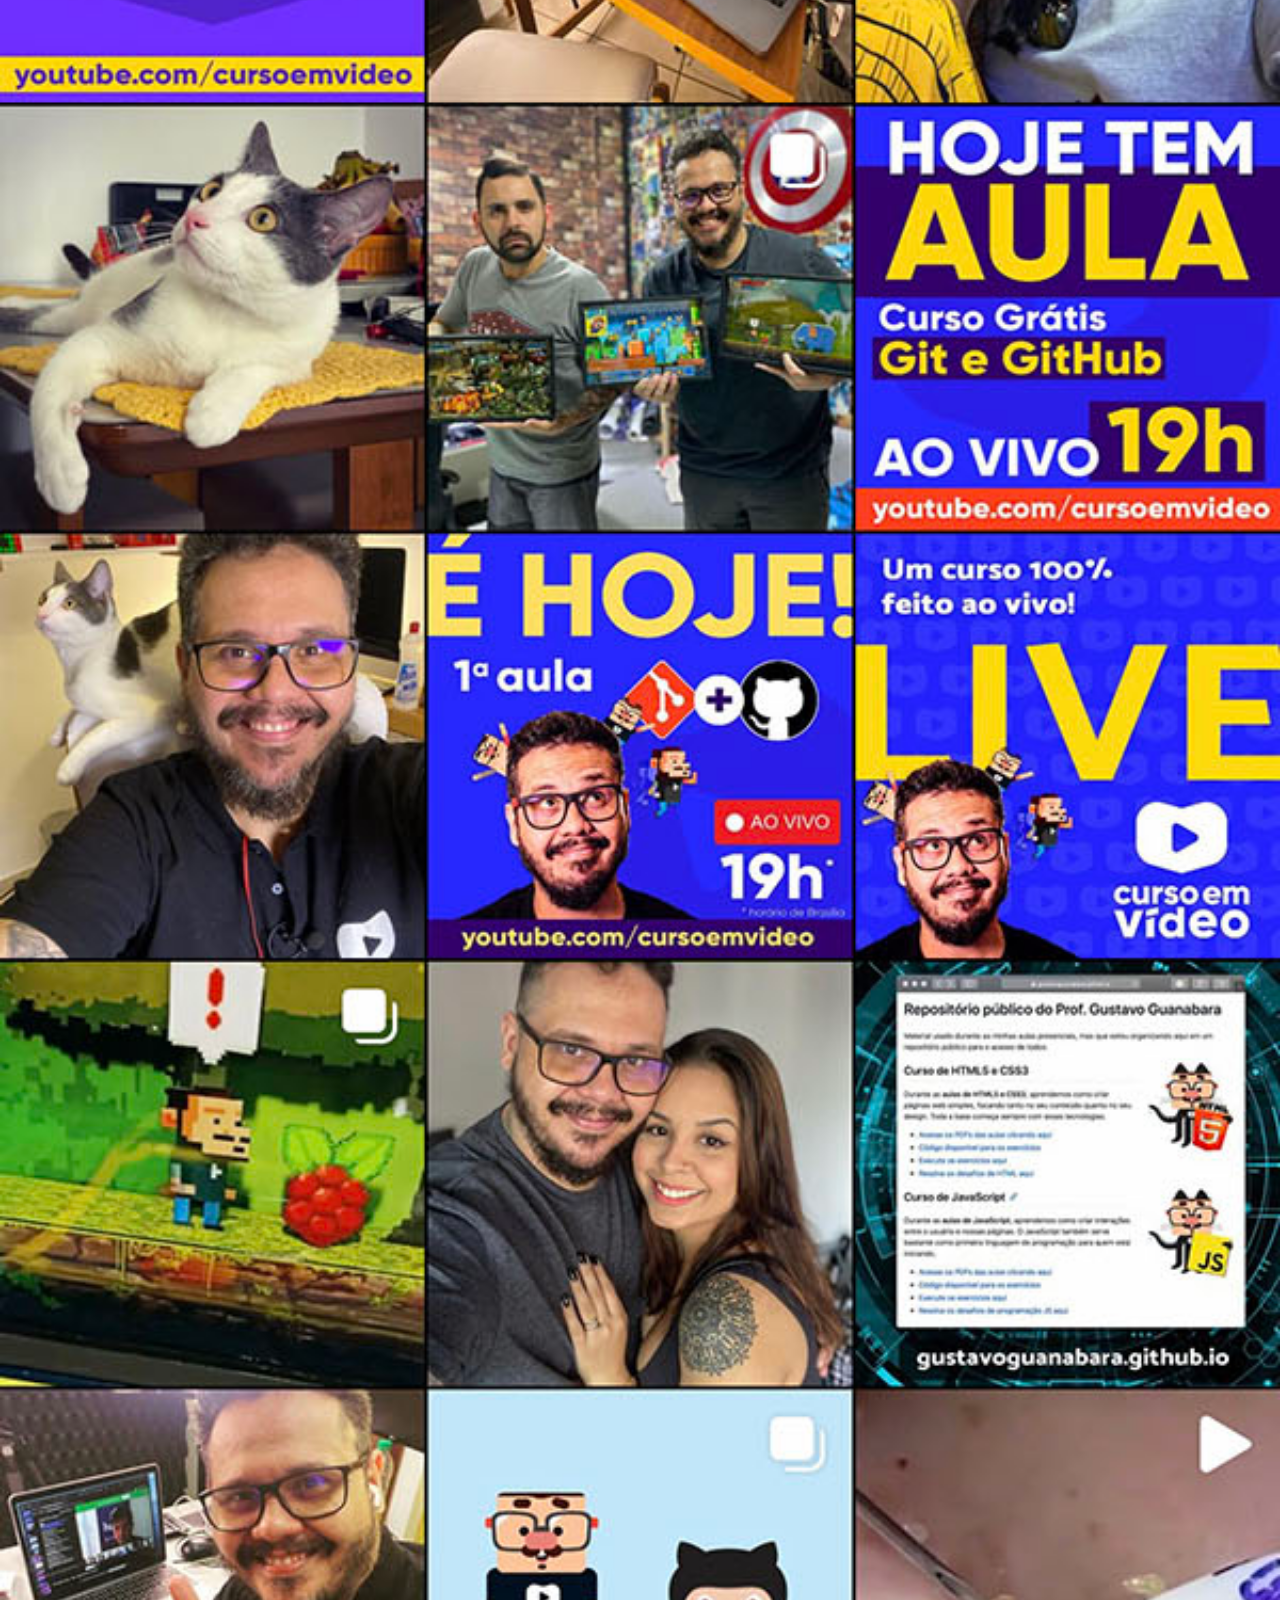
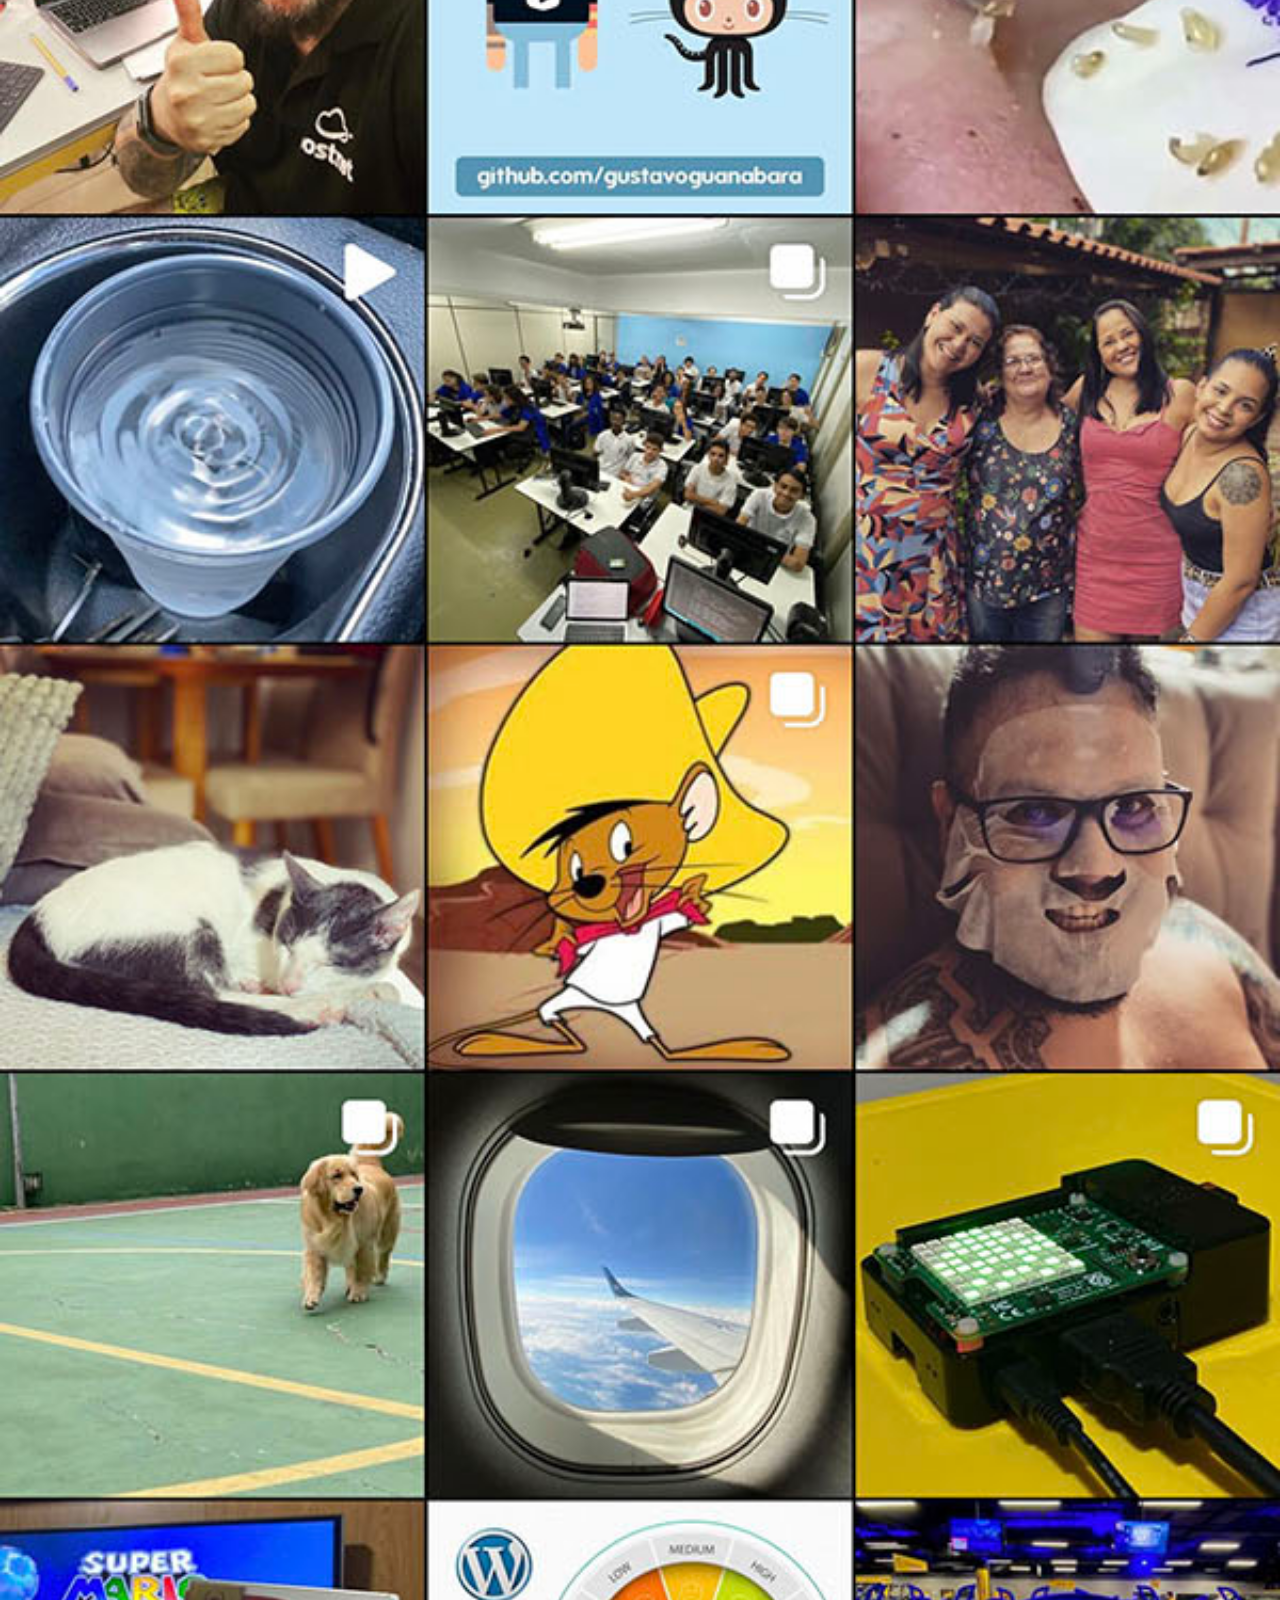
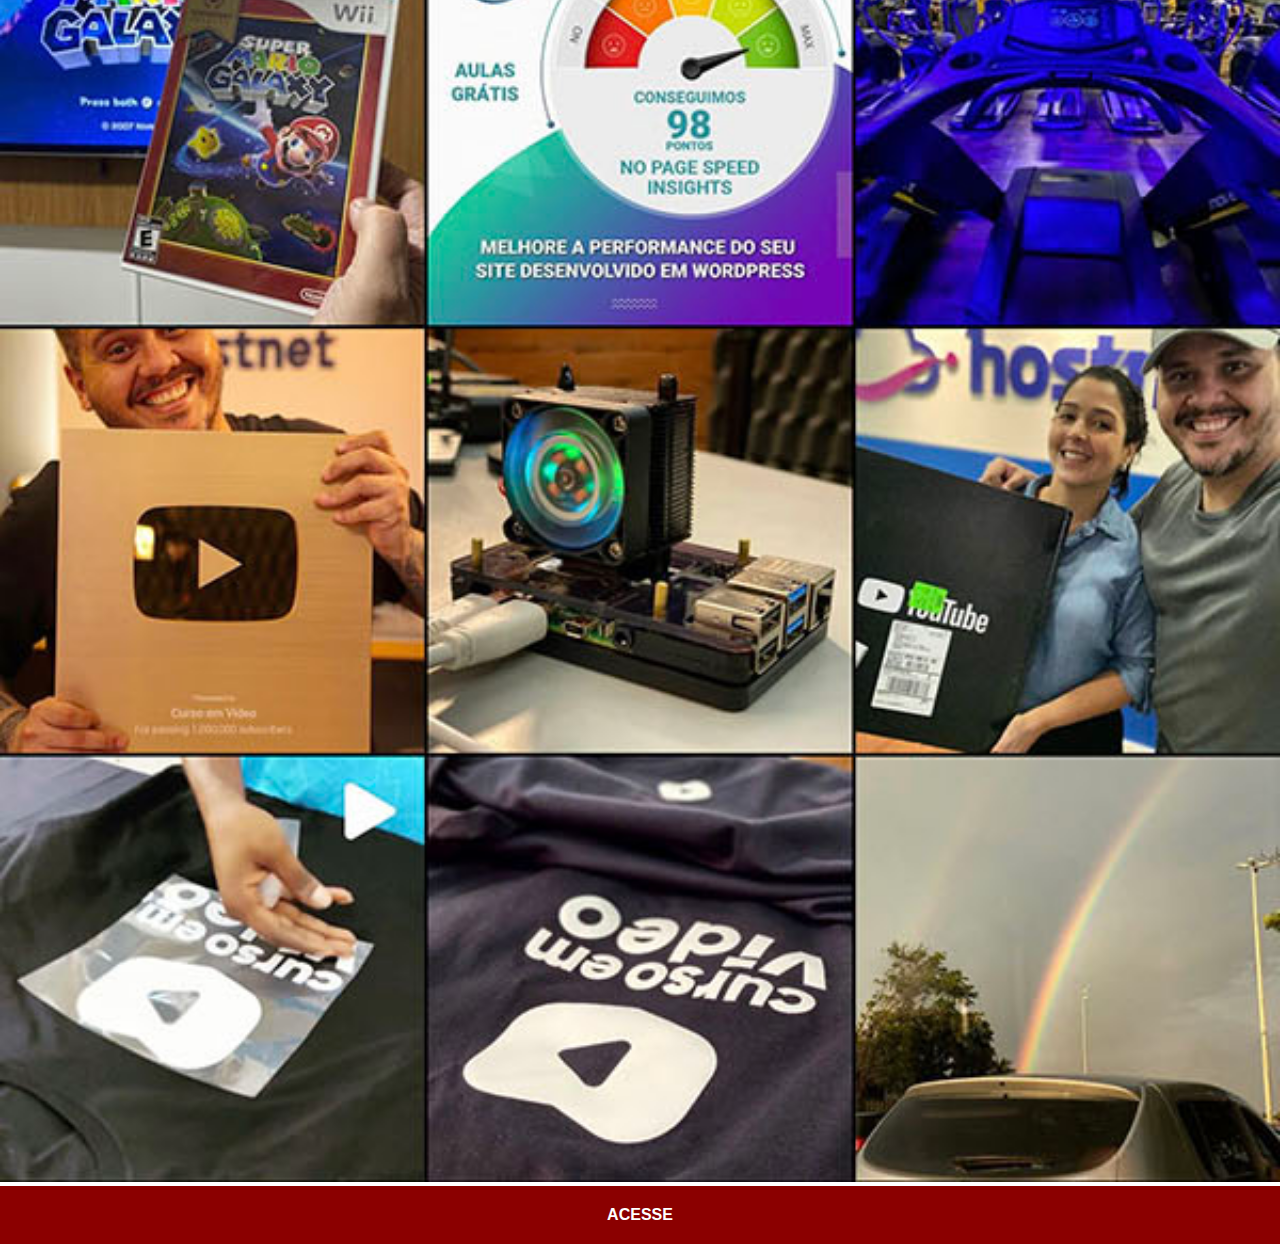
<file: instagram.html>
<!DOCTYPE html>
<html lang="pt-br">
<head>
    <meta charset="UTF-8">
    <meta name="viewport" content="width=device-width, initial-scale=1.0">
    <title>Instagram</title>
    <link rel="stylesheet" href="estilos/social.css">
</head>
<body>
    <img src="imagens/tela-instagram.jpg" alt="Instagram">
    <a href="https://www.instagram.com/gustavoguanabara/ " target="_blank">ACESSE</a>
</body>
</html>
</file>
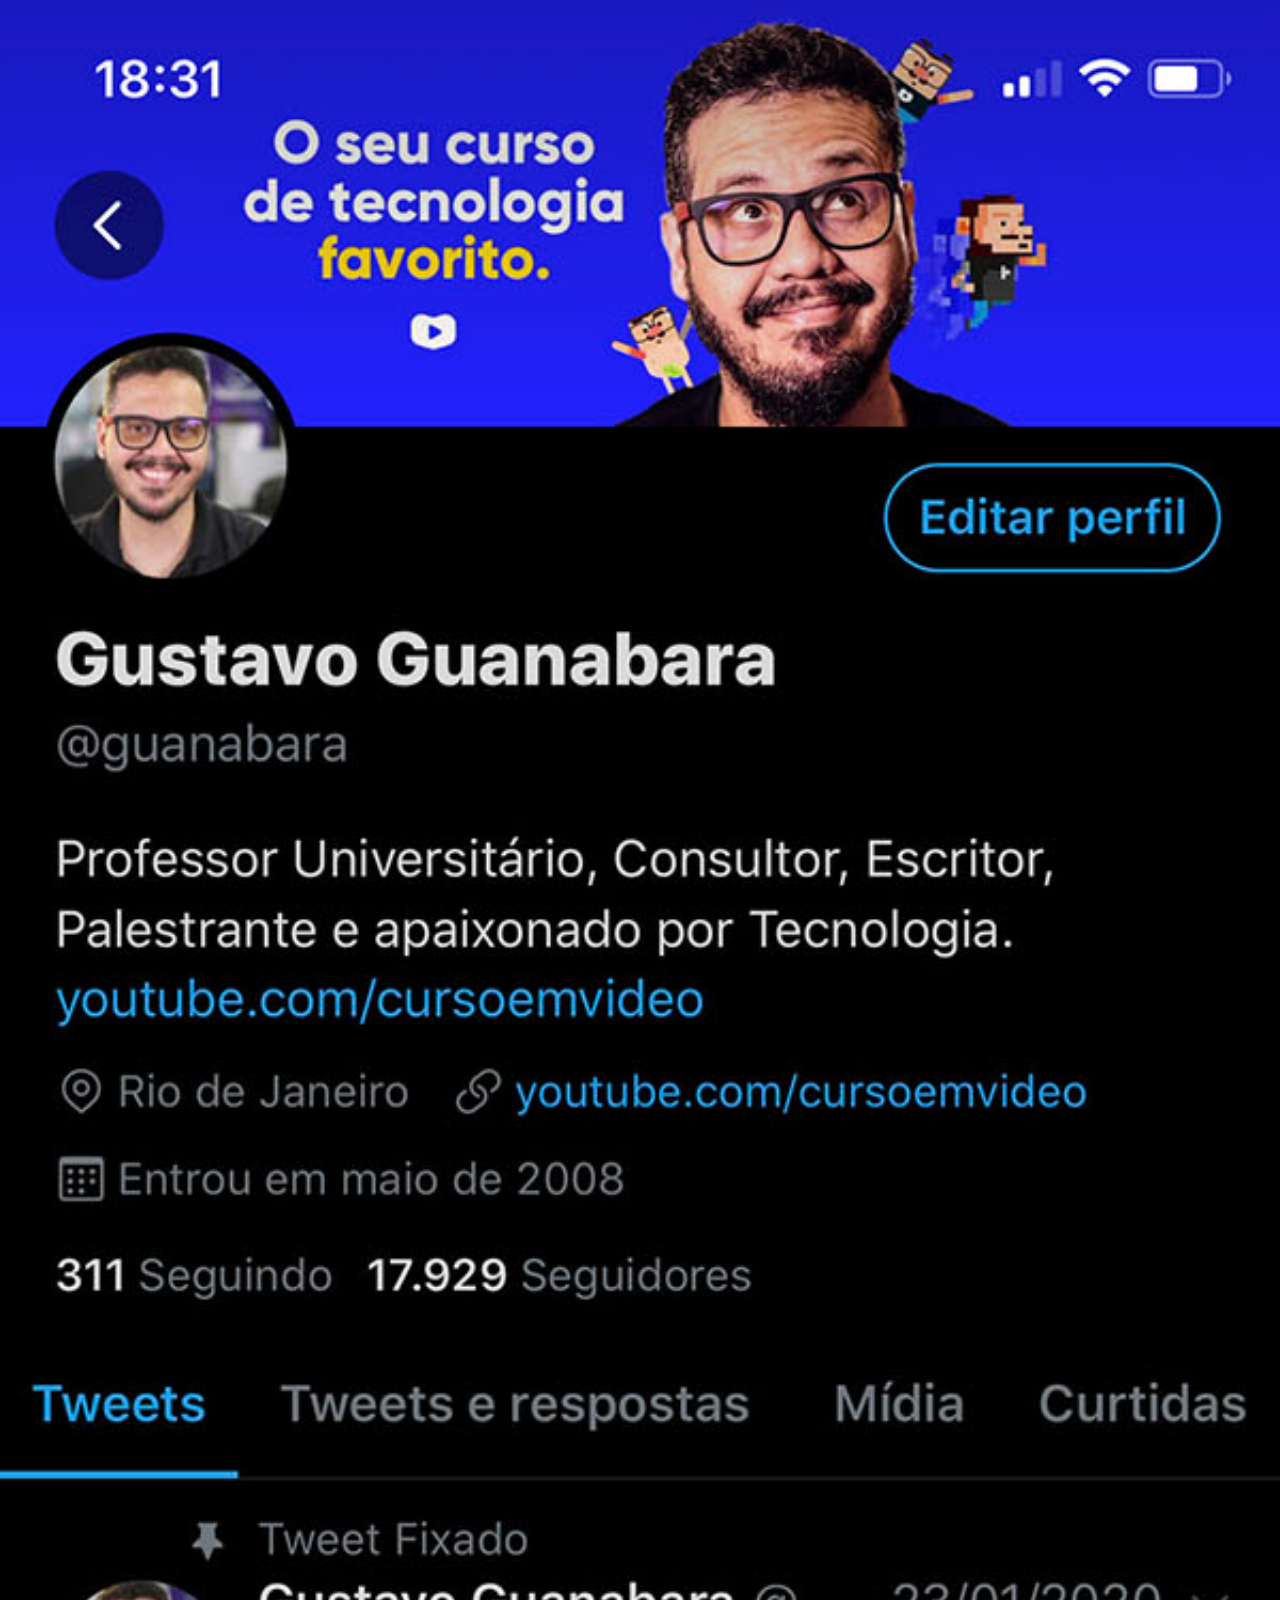
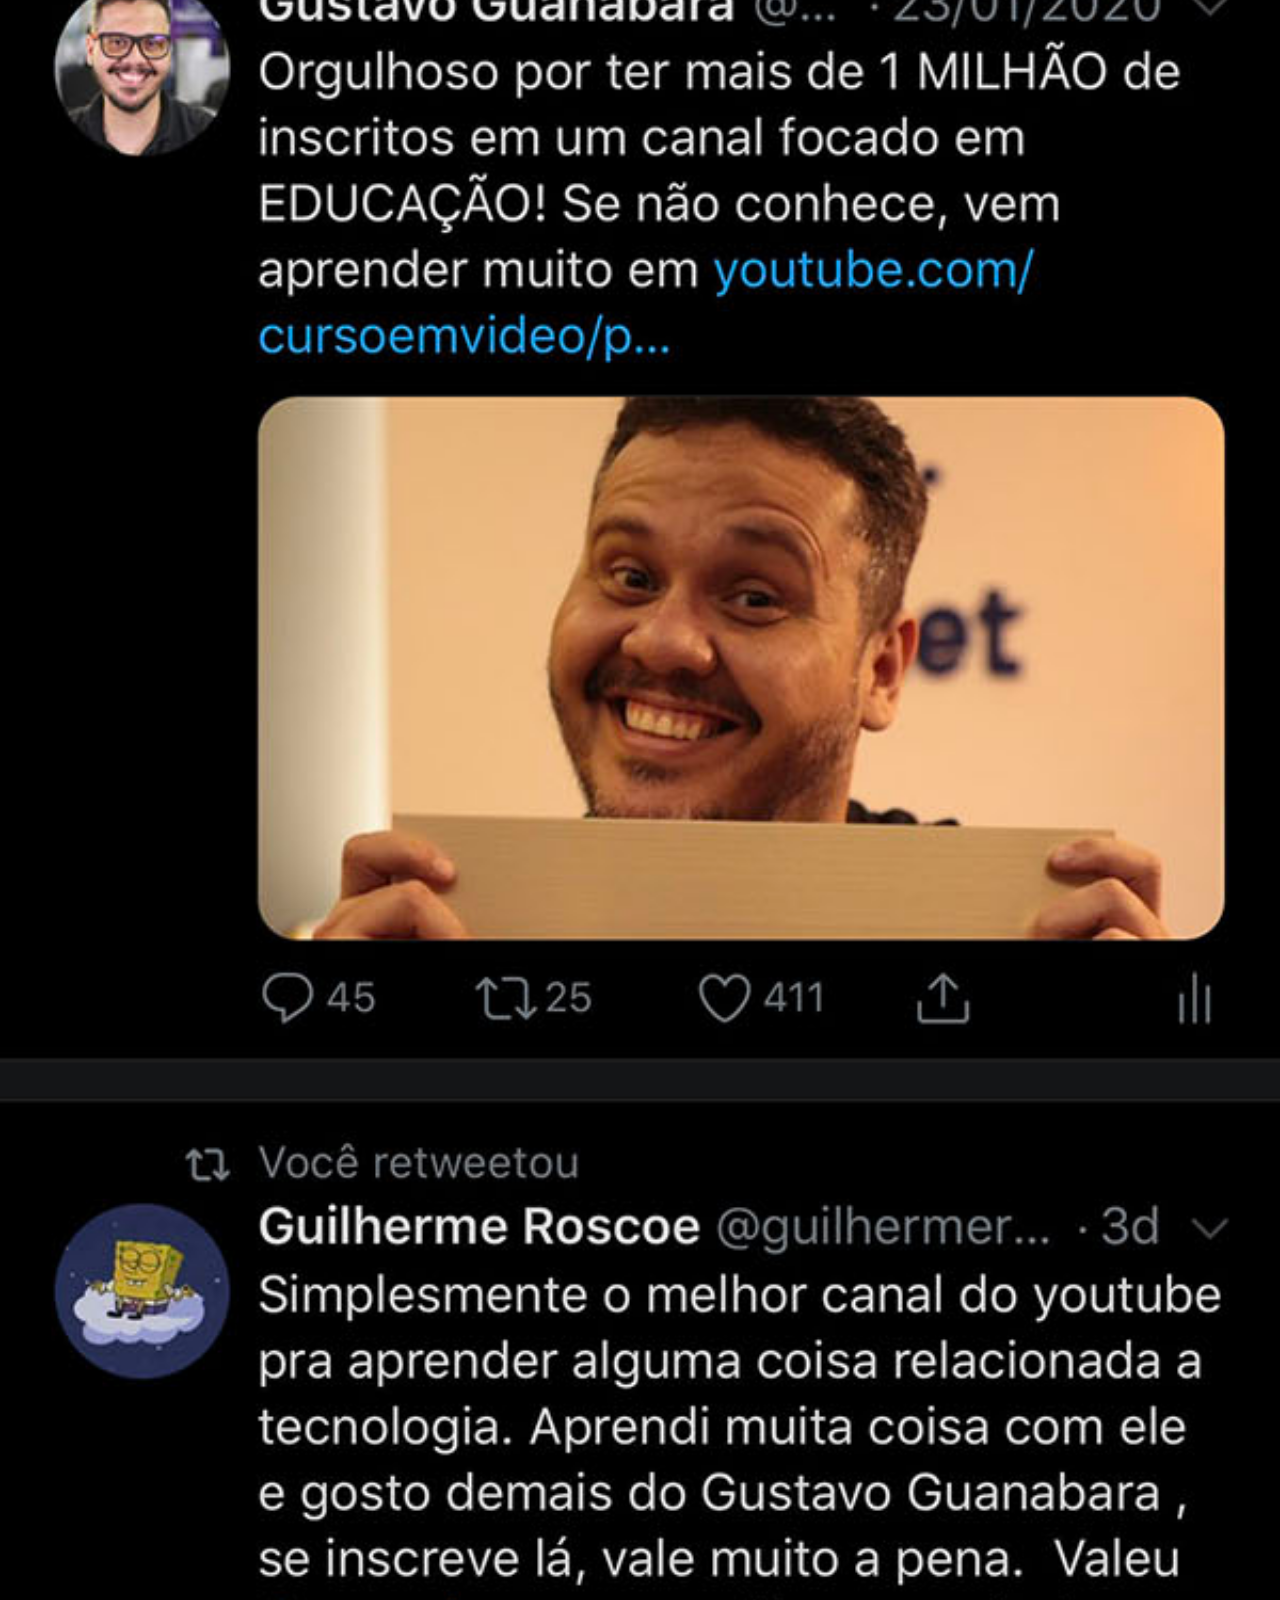
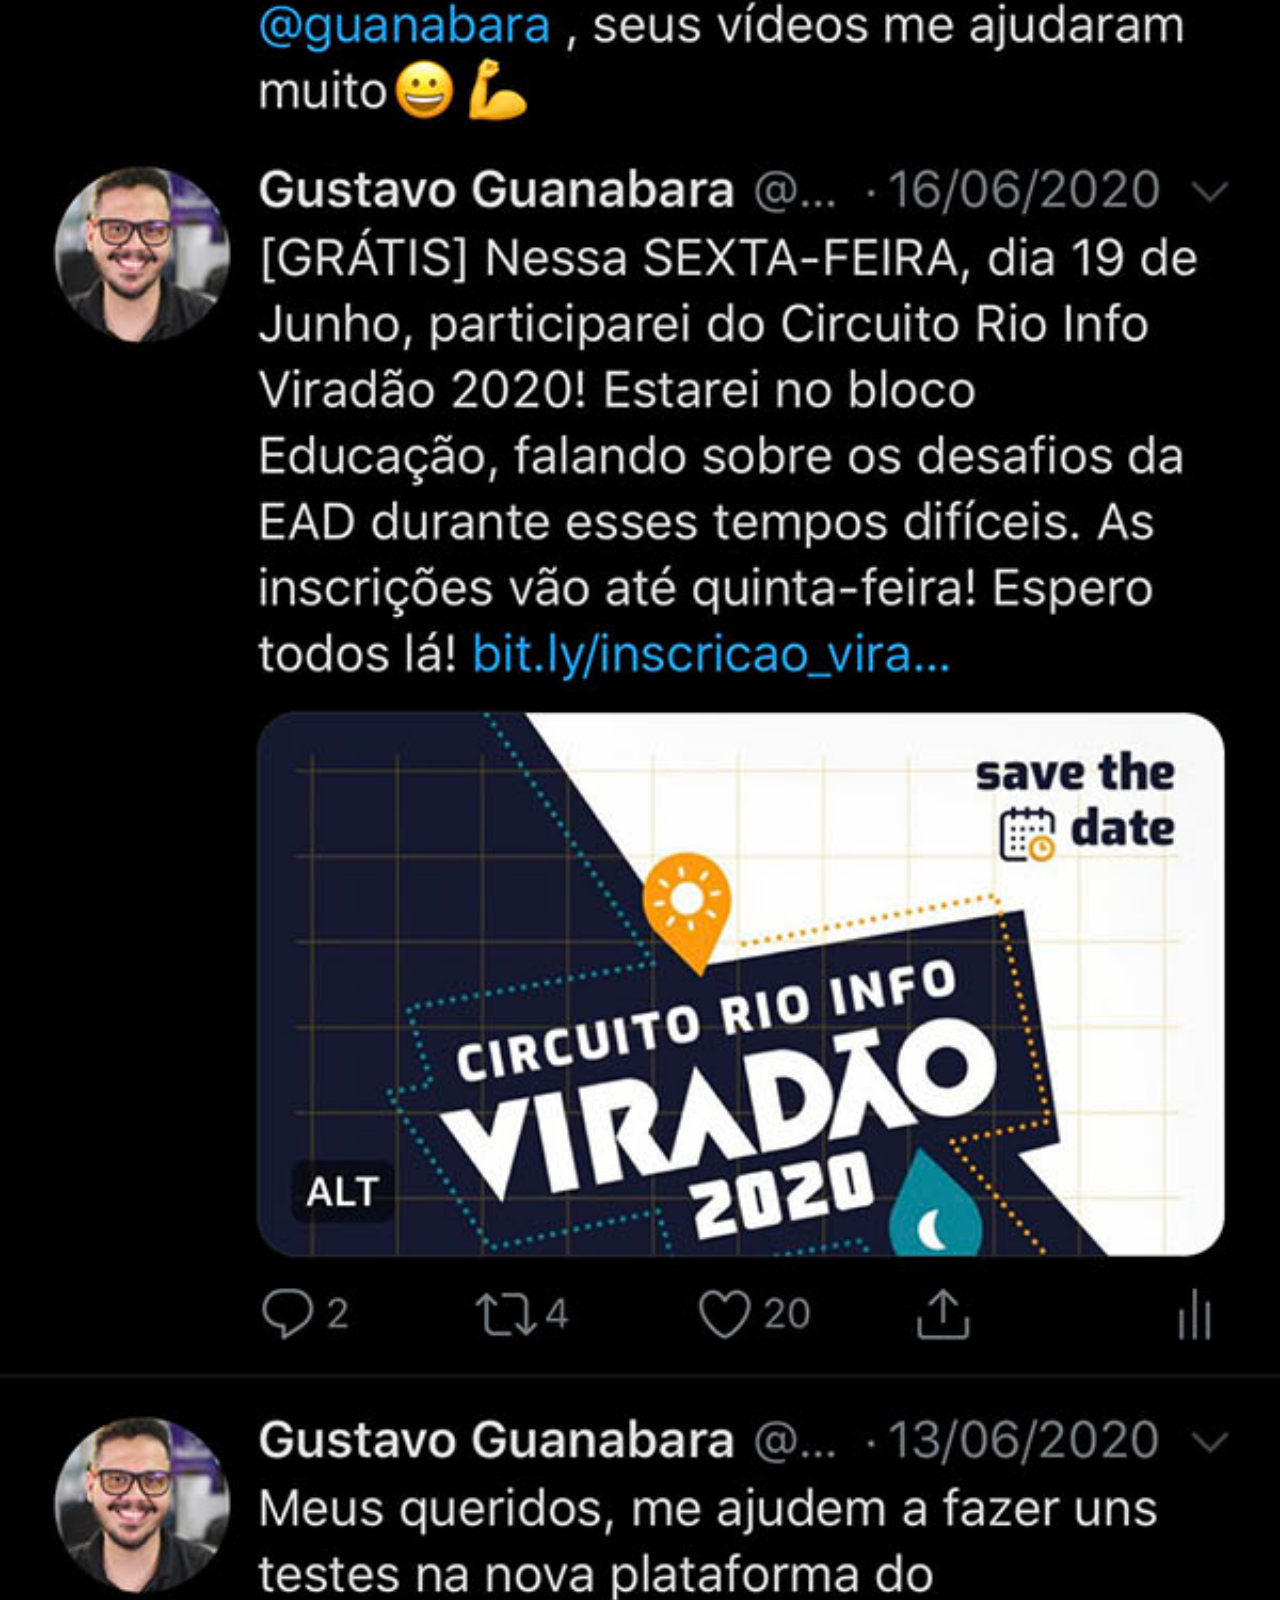
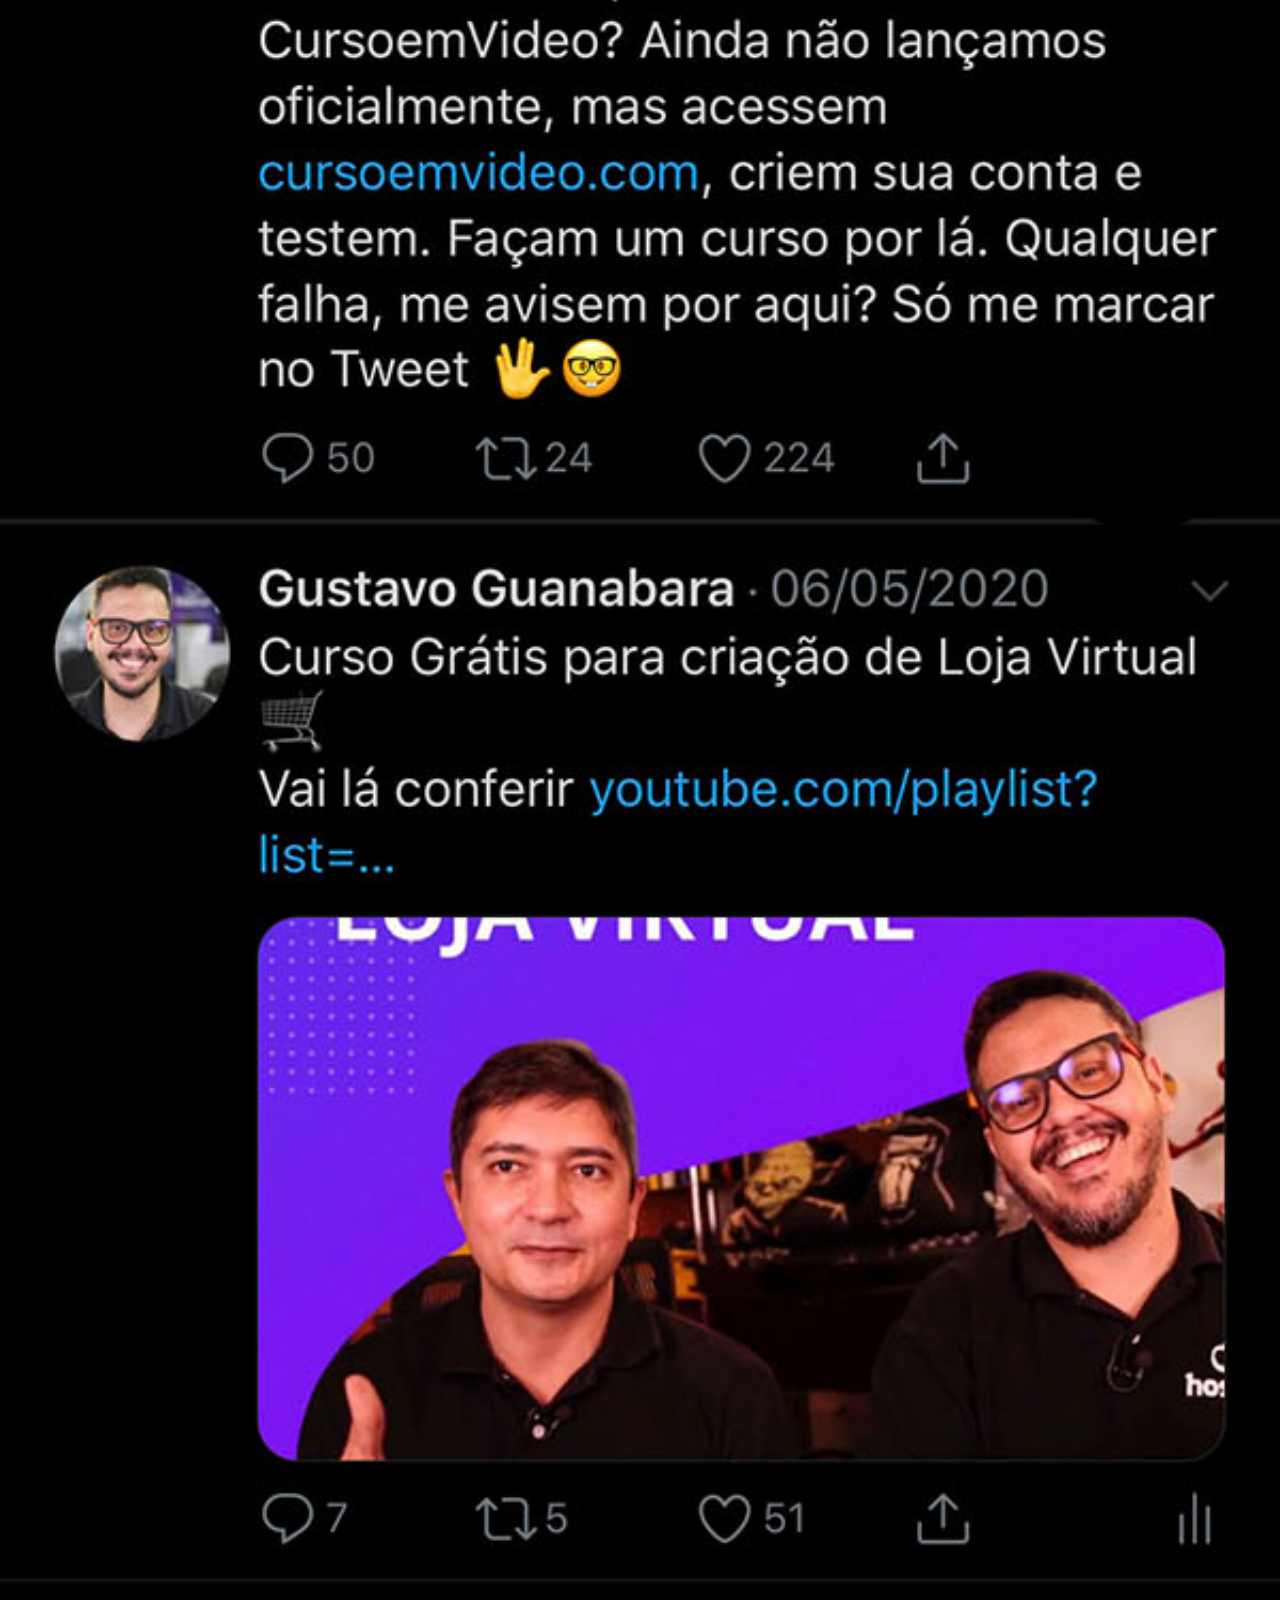
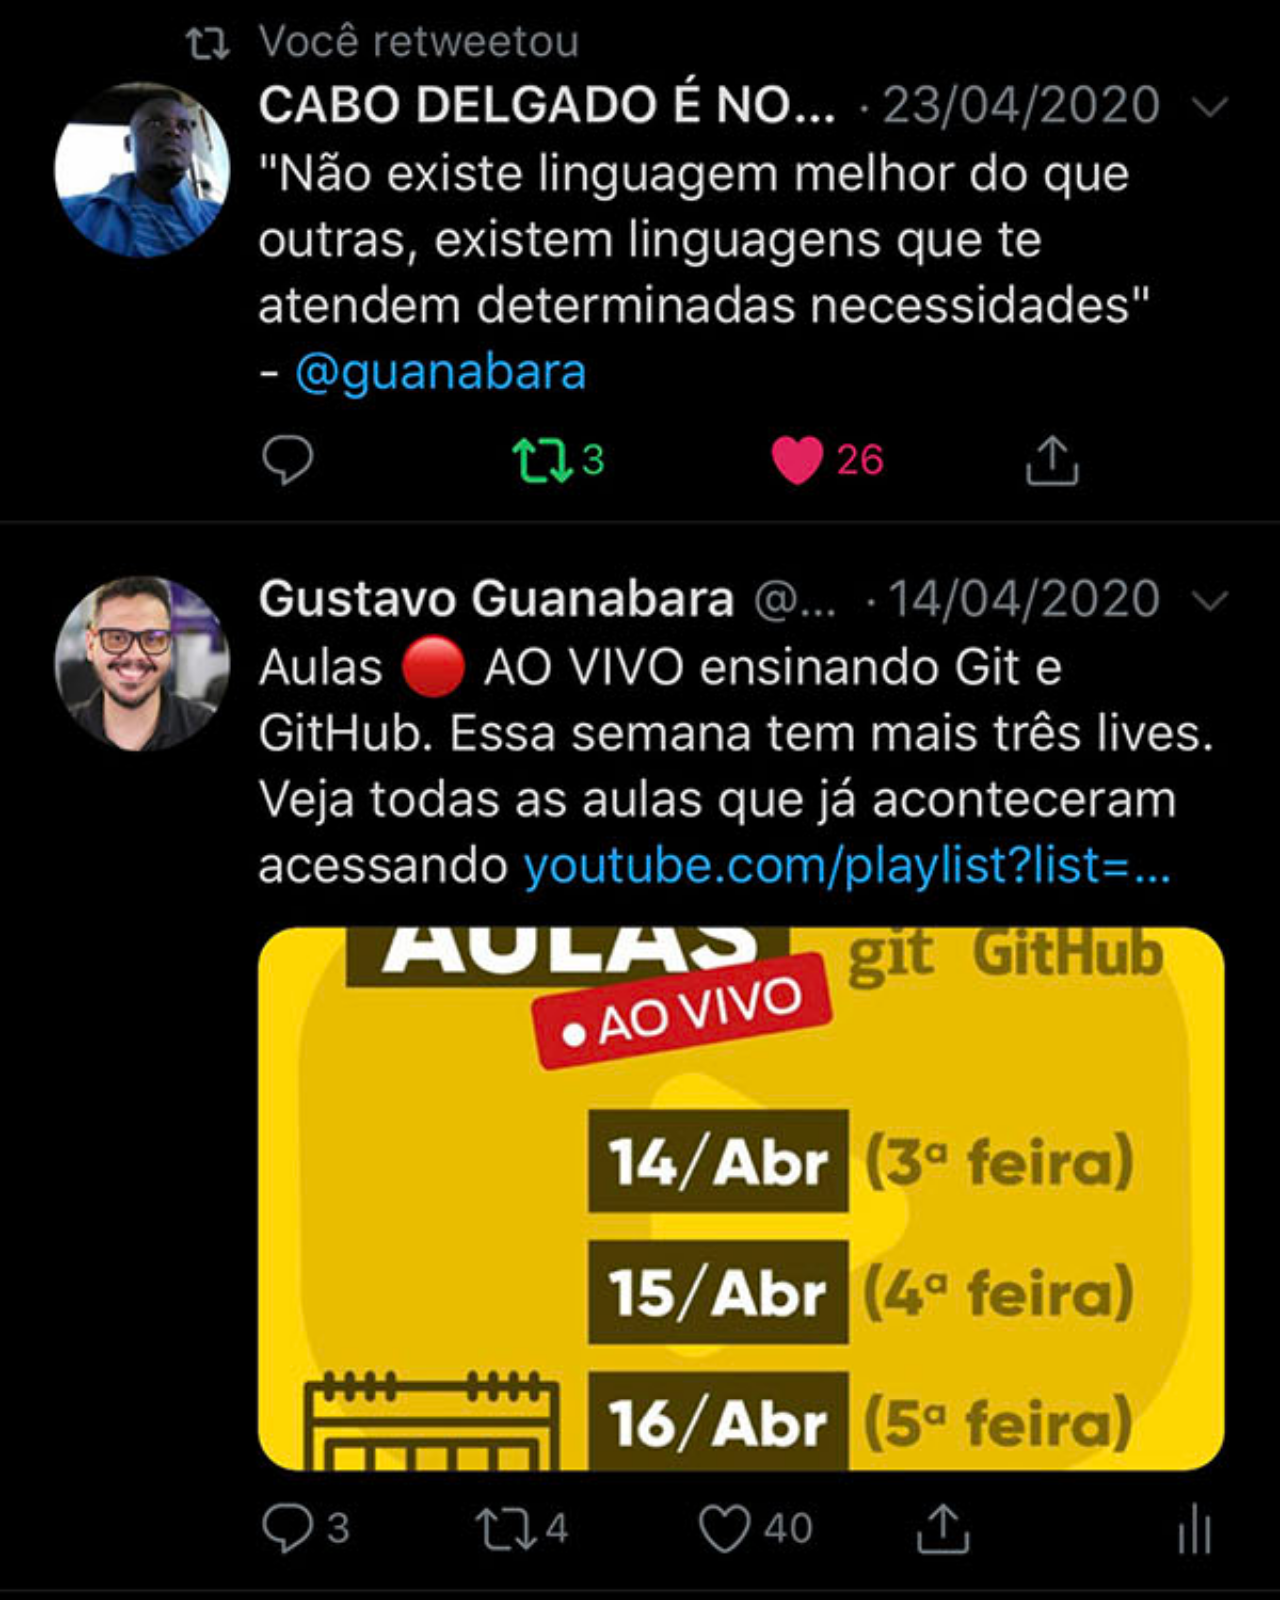
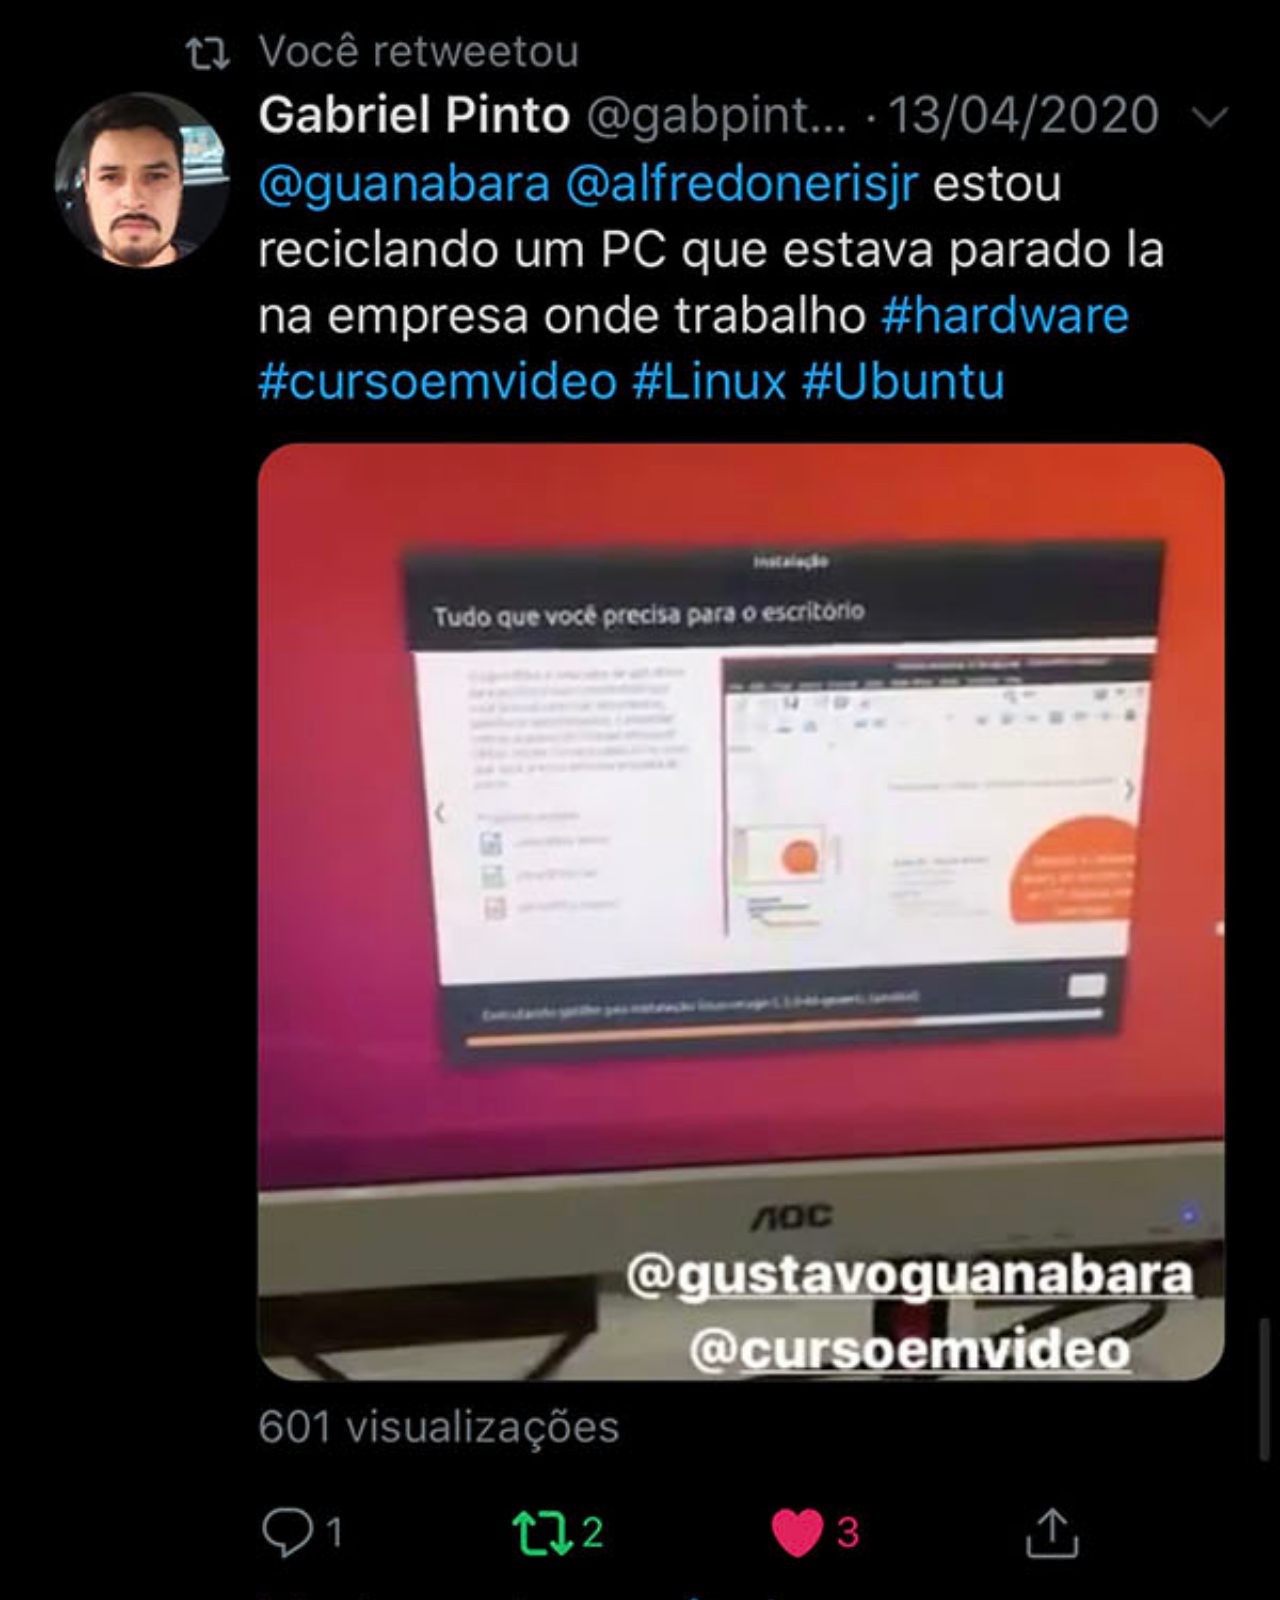
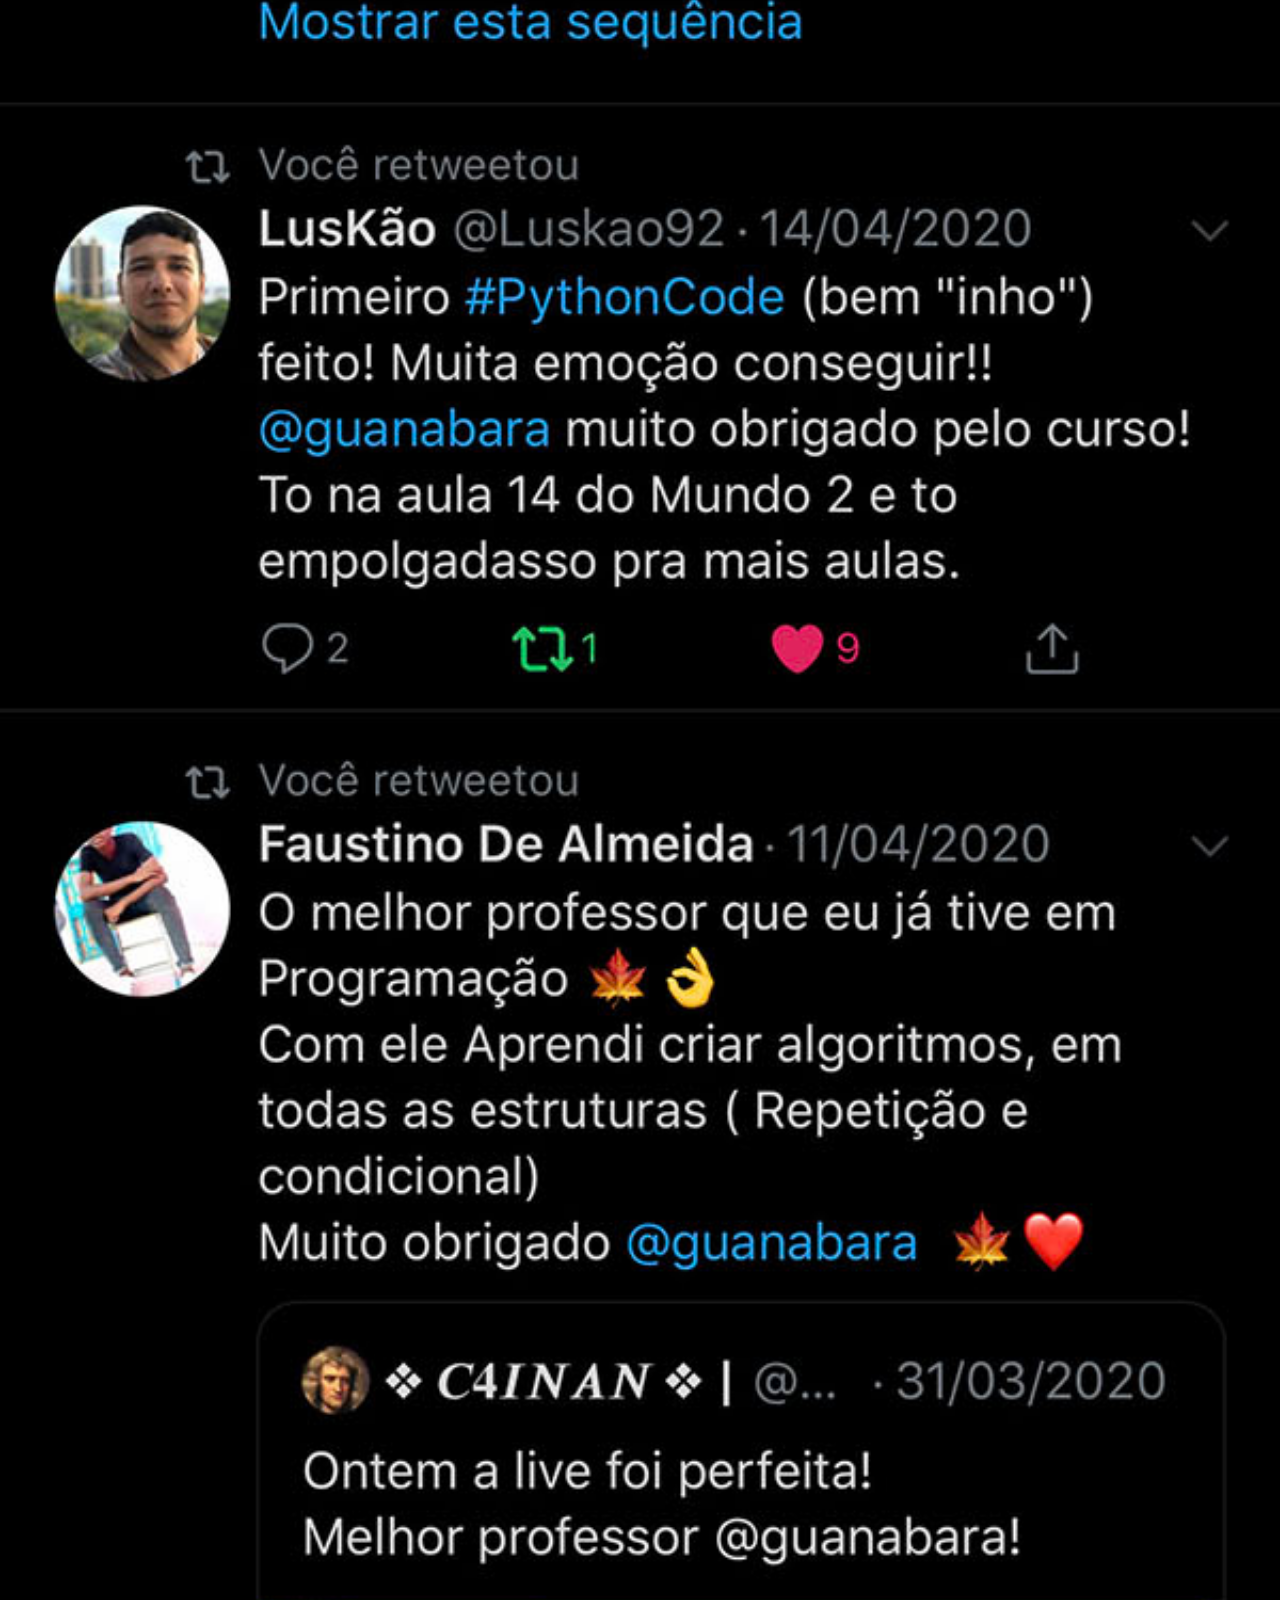
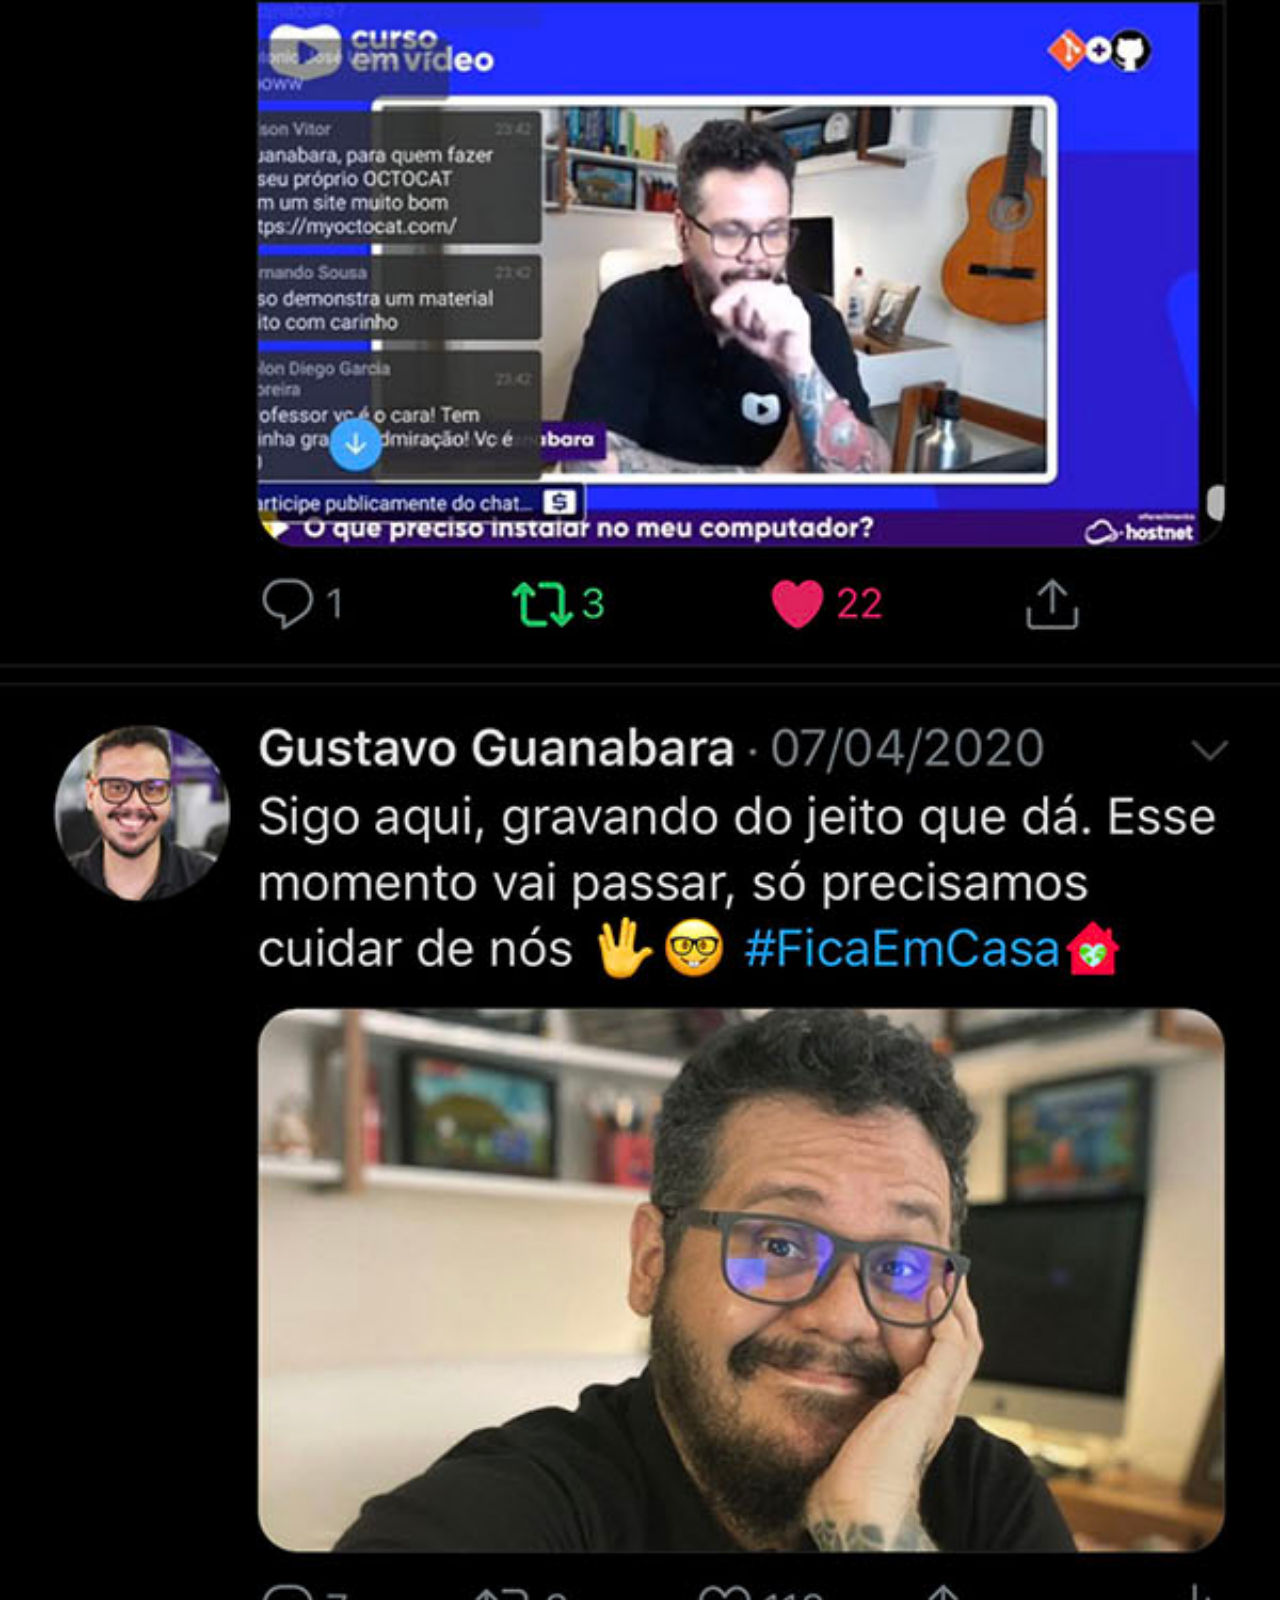
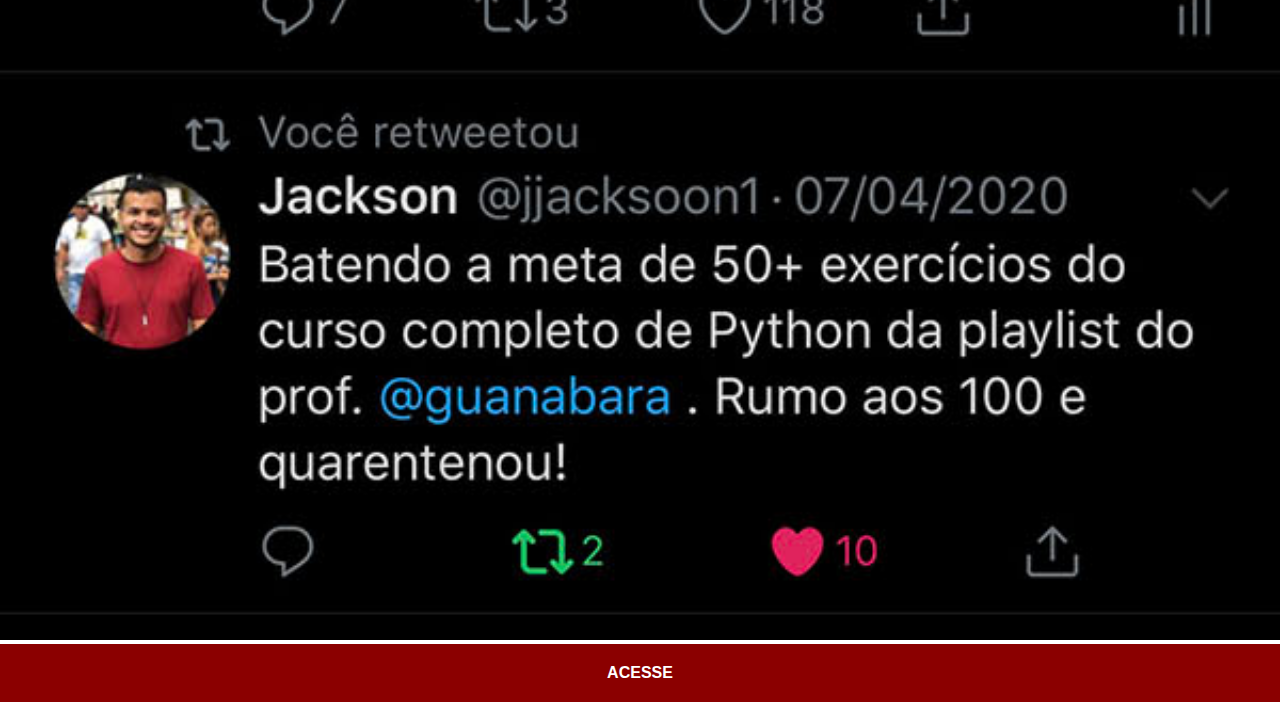
<file: twitter.html>
<!DOCTYPE html>
<html lang="pt-br">
<head>
    <meta charset="UTF-8">
    <meta name="viewport" content="width=device-width, initial-scale=1.0">
    <title>Twitter</title>
    <link rel="stylesheet" href="estilos/social.css">
</head>
<body>
    <img src="imagens/tela-twitter.jpg" alt="Twitter">
    <a href="https://x.com/guanabara" target="_blank">ACESSE</a>
</body>
</html>
</file>
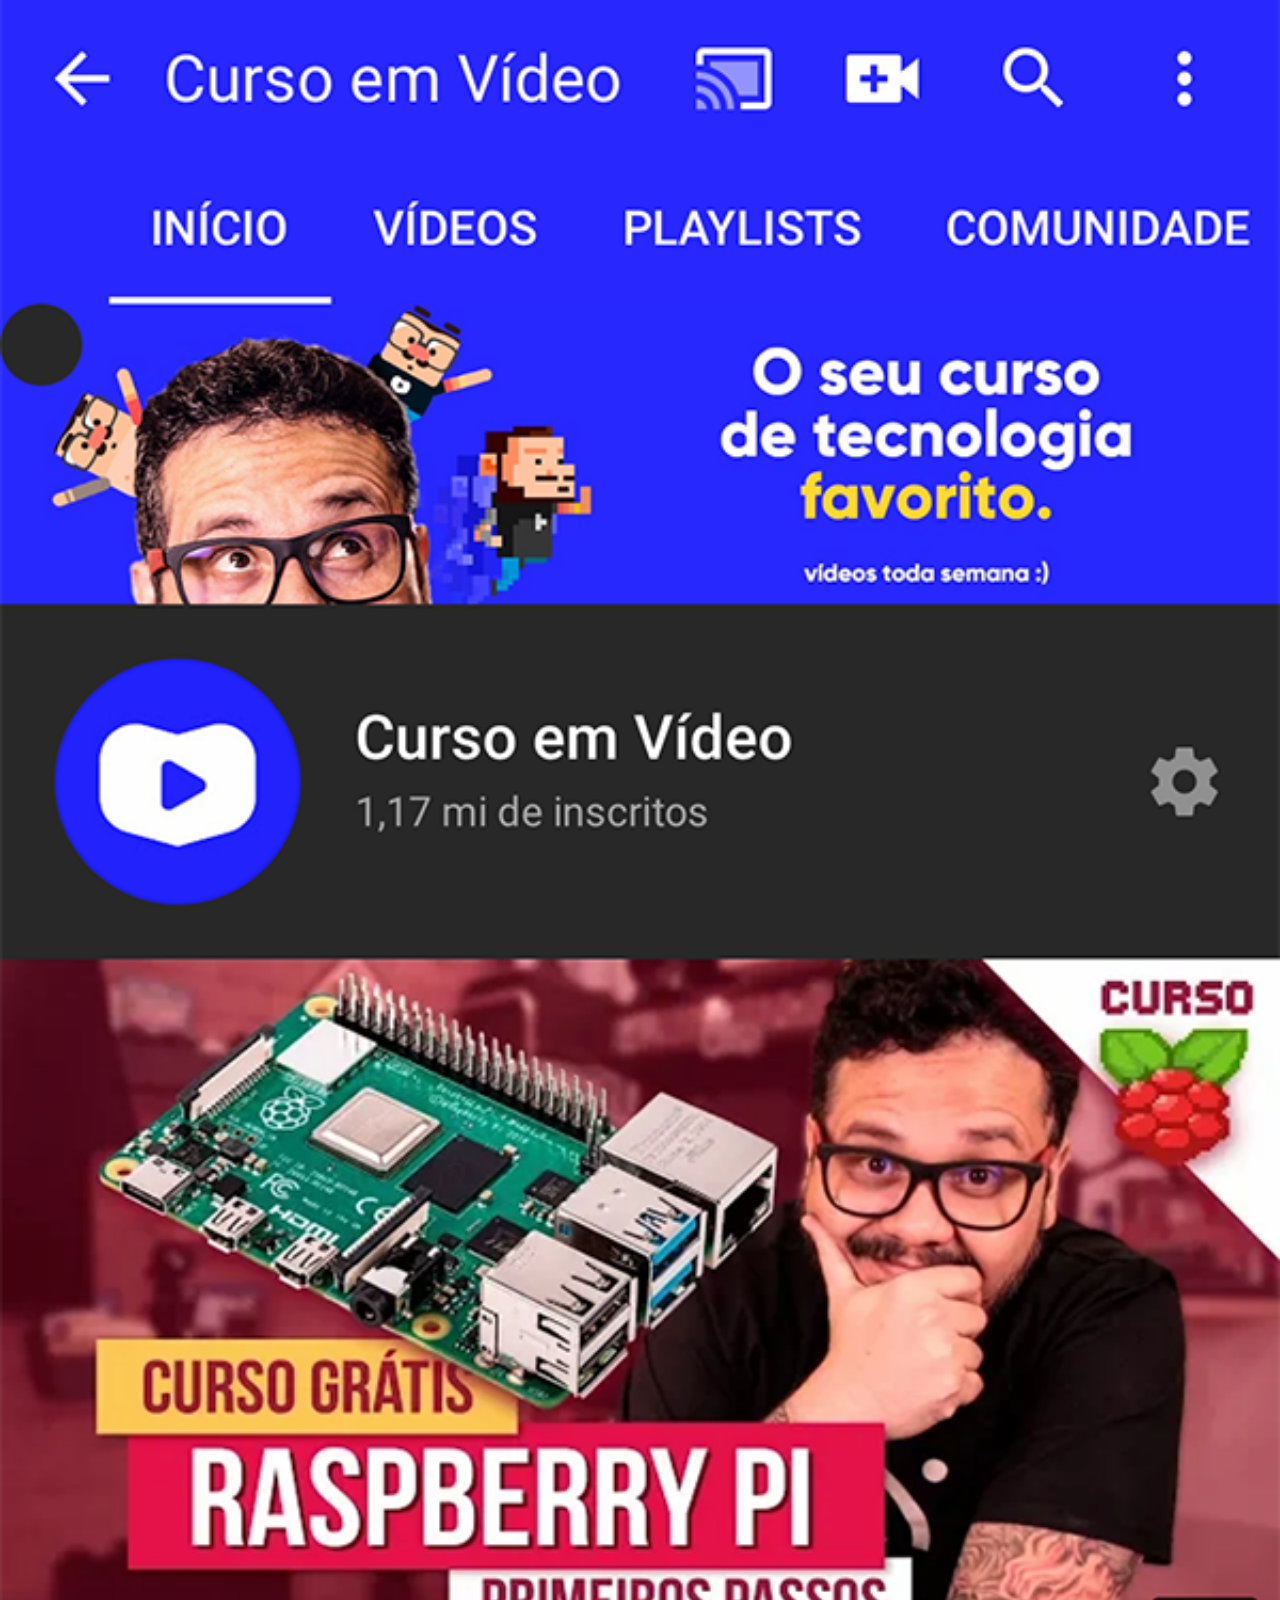
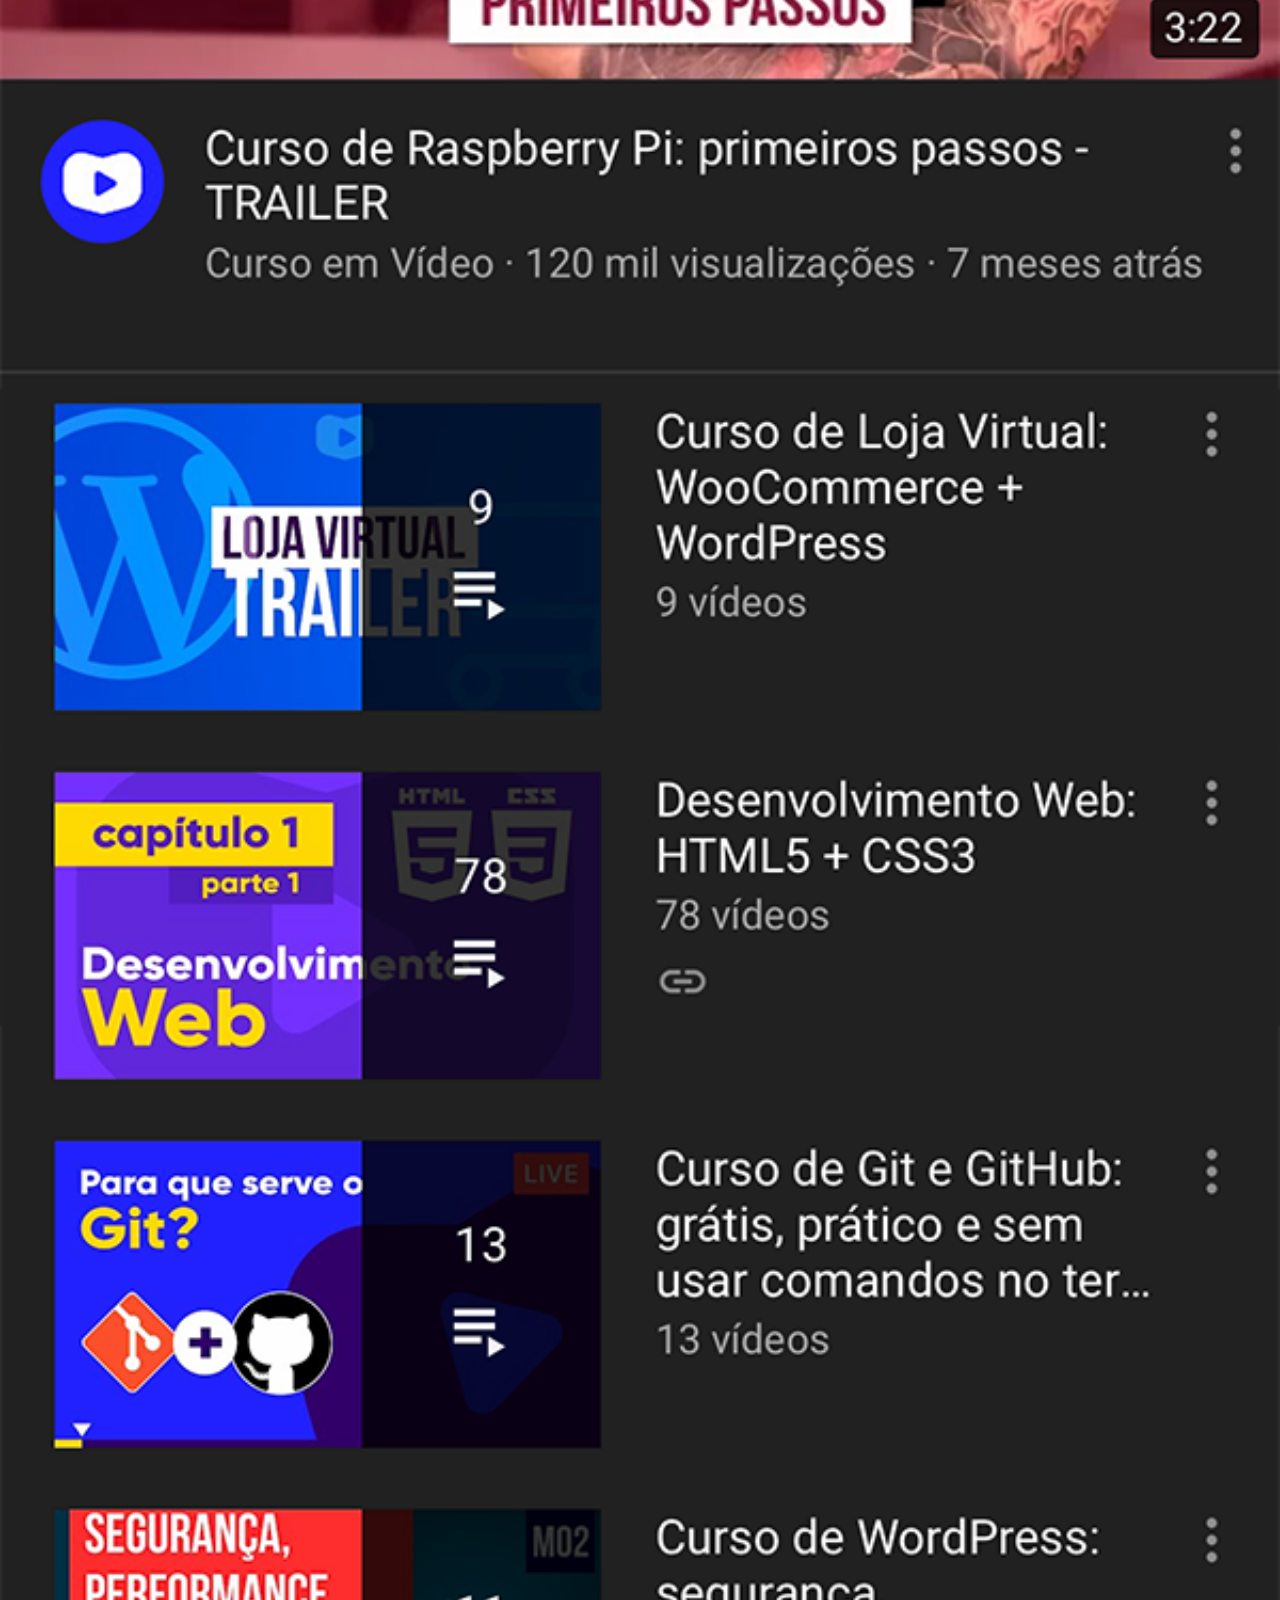
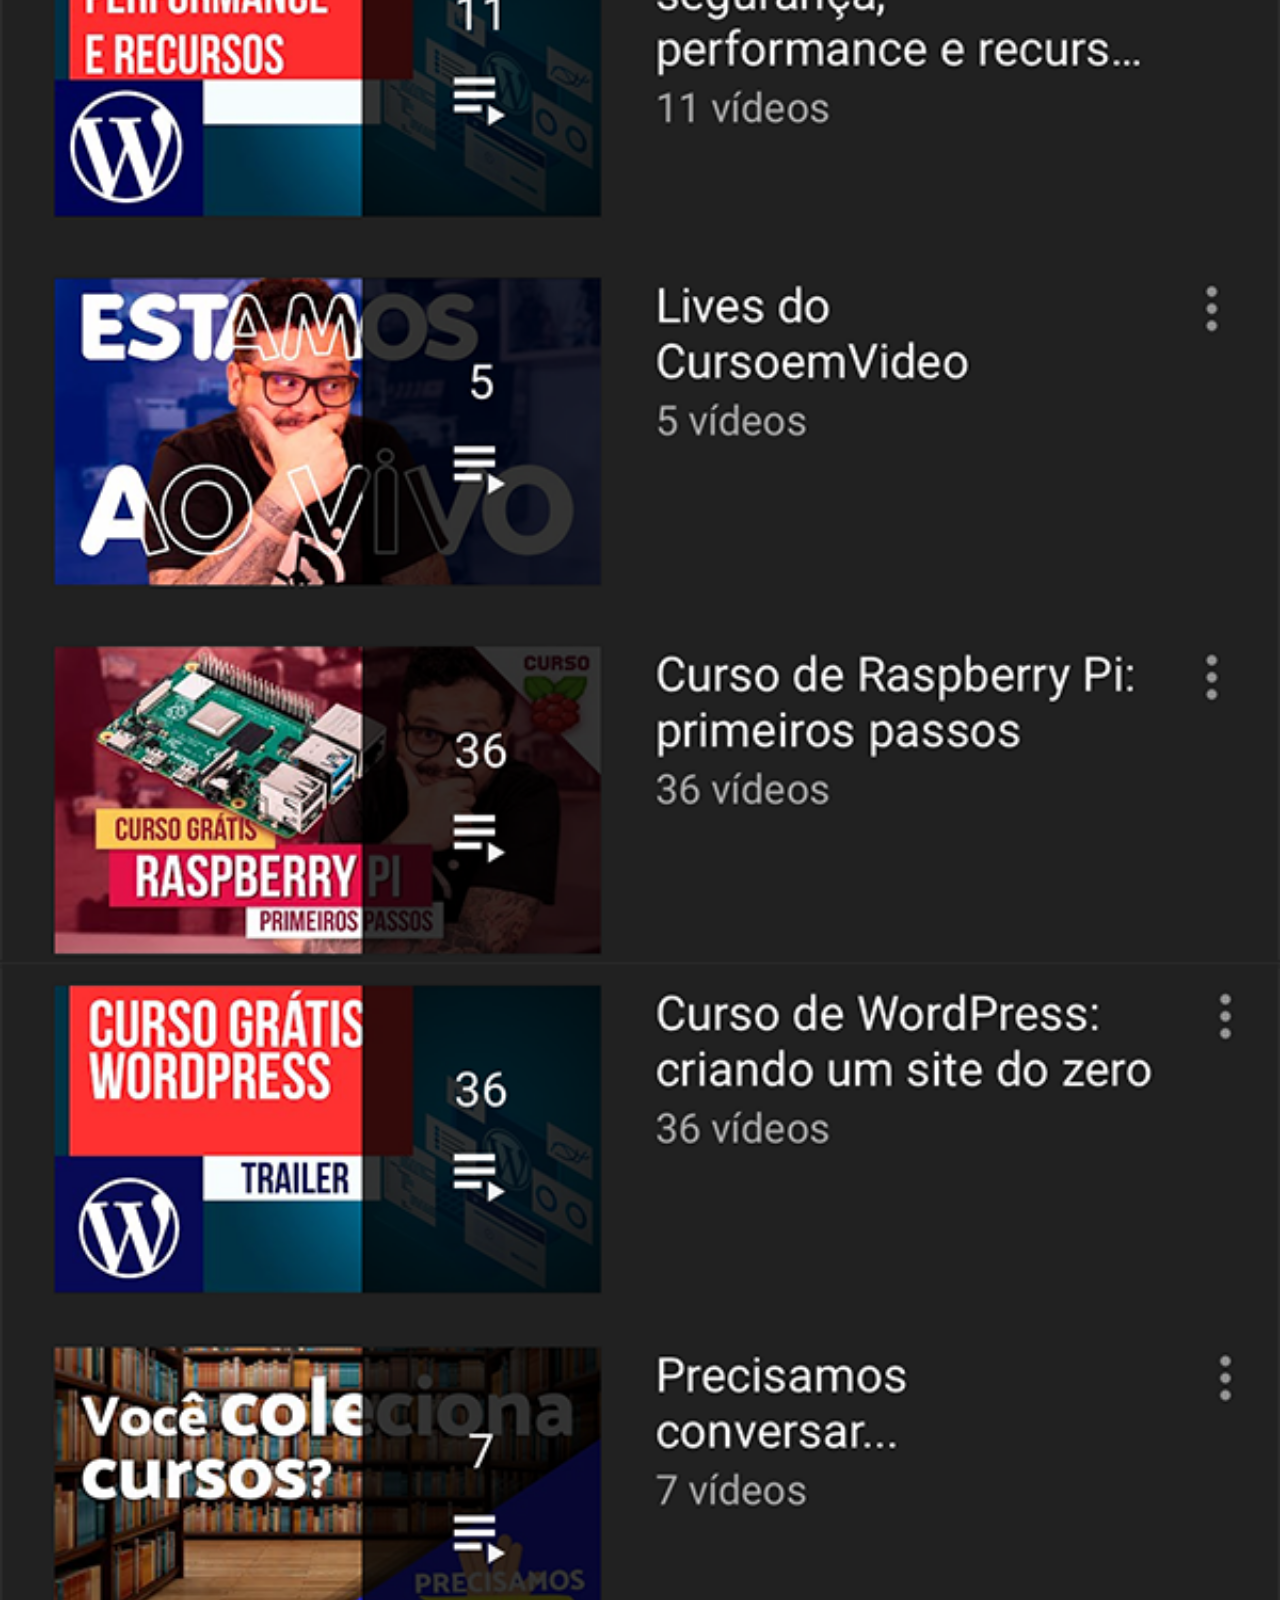
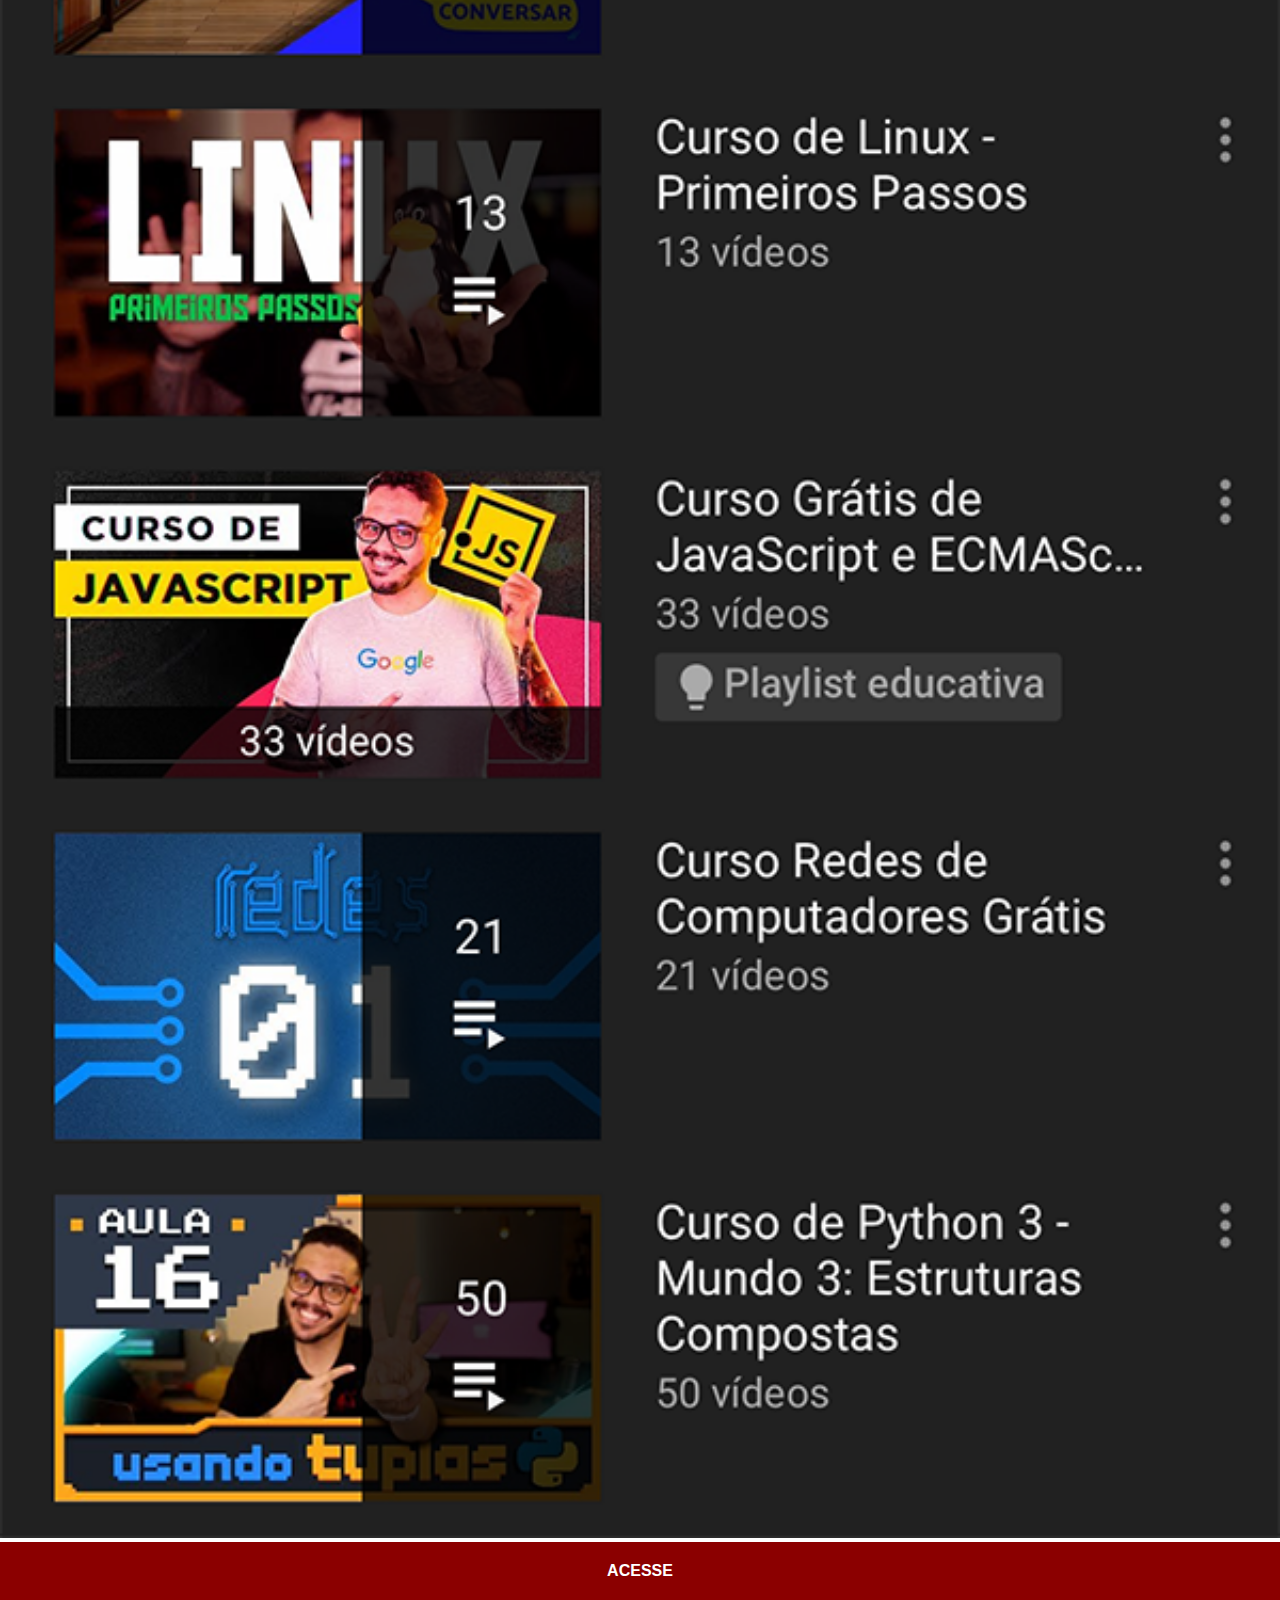
<file: youtube.html>
<!DOCTYPE html>
<html lang="pt-br">
<head>
    <meta charset="UTF-8">
    <meta name="viewport" content="width=device-width, initial-scale=1.0">
    <title>YouTube</title>
    <link rel="stylesheet" href="estilos/social.css">
</head>
<body>
    <img src="imagens/tela-youtube.png" alt="YouTube">
    <a href="https://www.youtube.com/c/CursoemV%C3%ADdeo/playlists" target="_blank">ACESSE</a>
</body>
</html>
</file>
<file: estilos/style.css>
@charset "UTF-8";

* {
    margin: 0px;
    padding: 0px;
    font-family: Arial, Helvetica, sans-serif;
}

html, body {
    height: 100vh;
    width: 100vw;
    background-color: black;
}

body {
    background: url('../imagens/fundo-madeira.jpg') no-repeat top center;
    background-size: cover;
    background-attachment: fixed;
}

main {
    position: relative;
    height: 100vh;
}

section#telefone {
    position: absolute;
    top: 50%;
    left: 50%;
    transform: translate(-50%, -50%);

    height: 627px;
    width: 311px;
    background: url('../imagens/frame-iphone.png') no-repeat;
}

iframe#tela {
    position: relative;
    top: 80px;
    left: 22px;
    width: 267px;
    height: 471px;
}

section#redes-sociais {
    text-align: right;
}

section#redes-sociais img {
    width: 50px;
    margin: 10px;
    border-radius: 50%;
    box-shadow: 2px 2px 5px rgba(0, 0, 0, 0.411);
    box-sizing: border-box;
}

section#redes-sociais img:hover {
    border: 2px solid rgba(255, 255, 255, 0.61);
    transform: translate(-3px, -3px);
    box-shadow: 5px 5px 10px rgba(0, 0, 0, 0.603);
    transition: transform .3s, border 1s;
}

/* border: 2px solid rgba(255, 255, 255, 0.61);

Cria uma borda sólida de 2 pixels de espessura
A cor é branca (255, 255, 255) com 61% de opacidade (0.61)
Resultado: uma borda branca semi-transparente

transform: translate(-3px, -3px);

Move o elemento 3 pixels para a esquerda (-3px no eixo X)
Move o elemento 3 pixels para cima (-3px no eixo Y)
Essencialmente "puxa" o elemento em diagonal para cima e à esquerda

box-shadow: 5px 5px 10px rgba(0, 0, 0, 0.603);

Cria uma sombra do elemento
5px 5px: a sombra fica 5px à direita e 5px abaixo do elemento
10px: desfoque de 10 pixels (sombra mais suave)
Cor preta (0, 0, 0) com 60.3% de opacidade

transition: transform .3s, border 1s;

Anima as mudanças nas propriedades transform e border
Transform muda em 0.3 segundos
Border muda em 1 segundo
Cria transições suaves quando essas propriedades são alteradas */
</file>
<file: estilos/social.css>
@charset "UTF-8";

        * {
            margin: 0px;
            padding: 0px;
            font-family: Arial, Helvetica, sans-serif;
        }

        ::-webkit-scrollbar {
            width: 0px;
            height: 0px;
        }

        img {
            width: 100vw;
        }
        
        a {
            display: block;
            background-color: darkred;
            padding: 20px;
            text-align: center;
            font-weight: bolder;
            text-decoration: none;
            color: white;
        }

        a:hover {
            background-color: red;
        }
</file>
